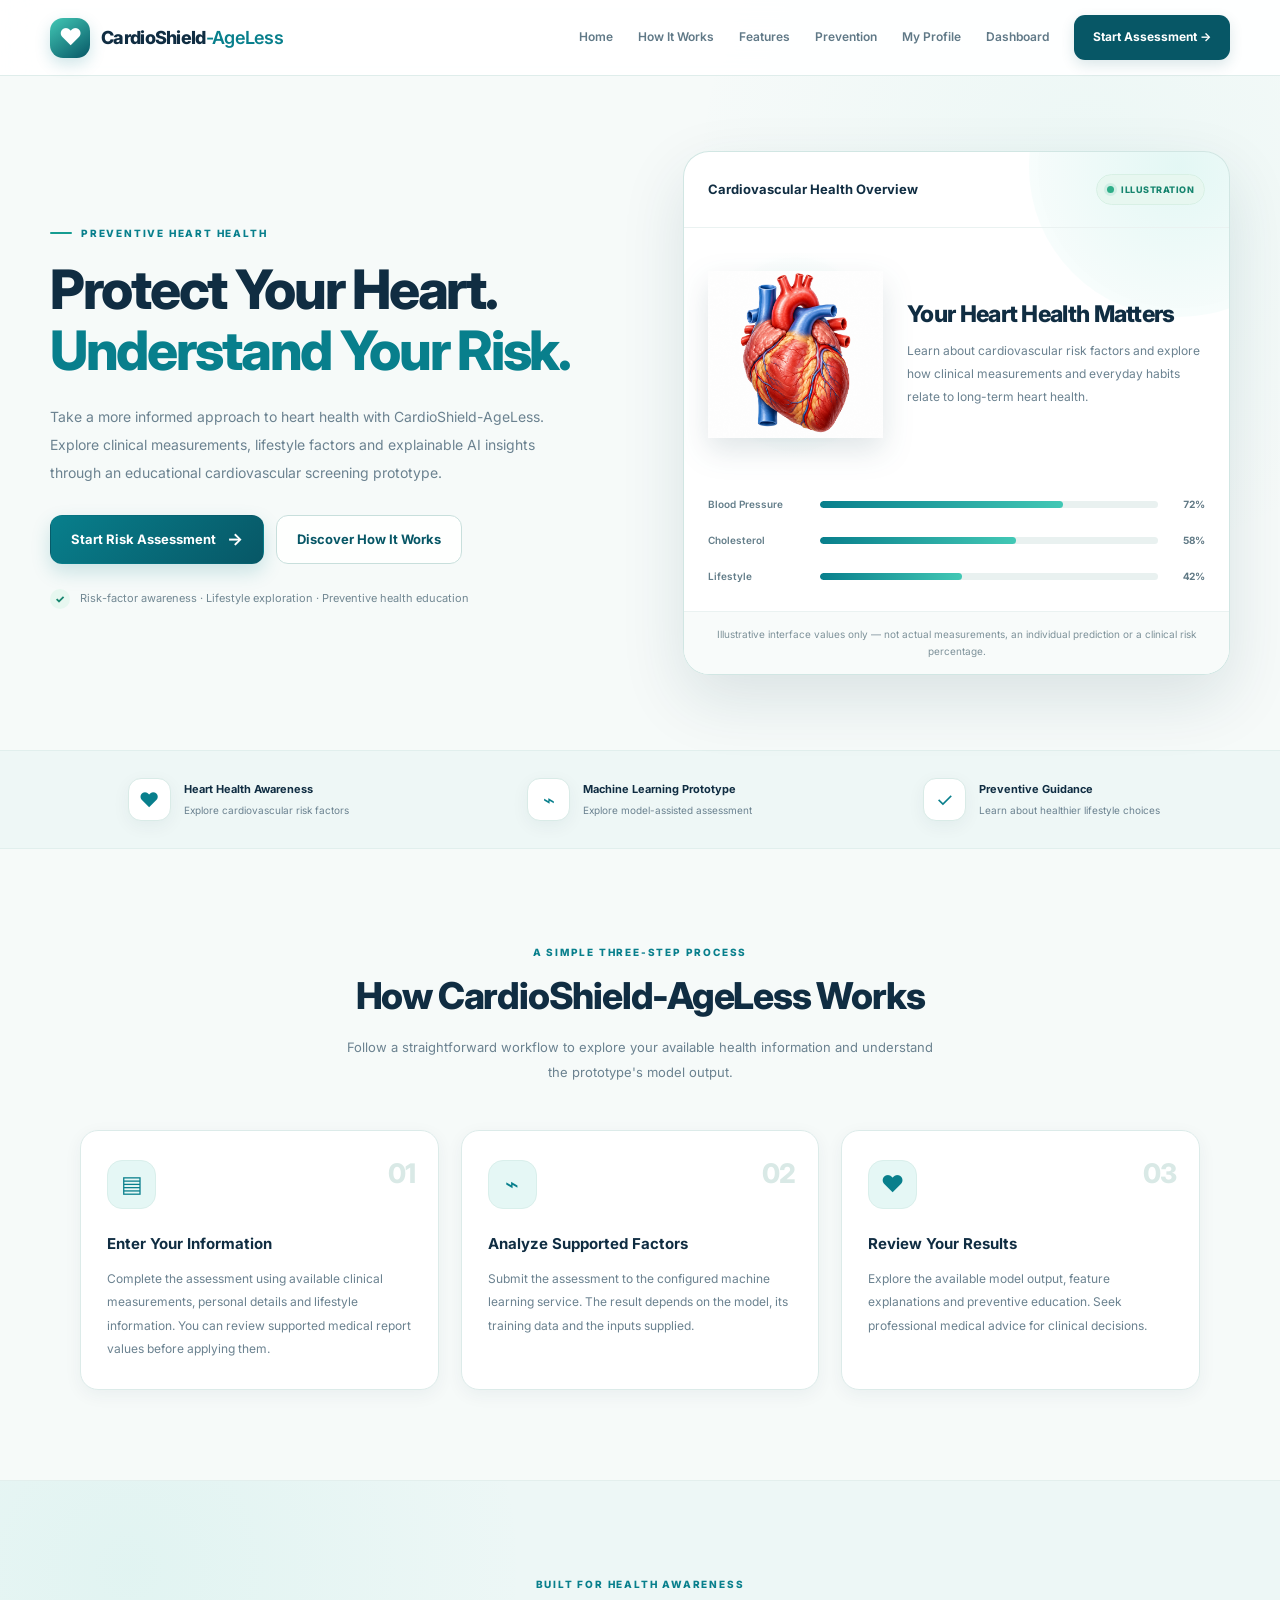
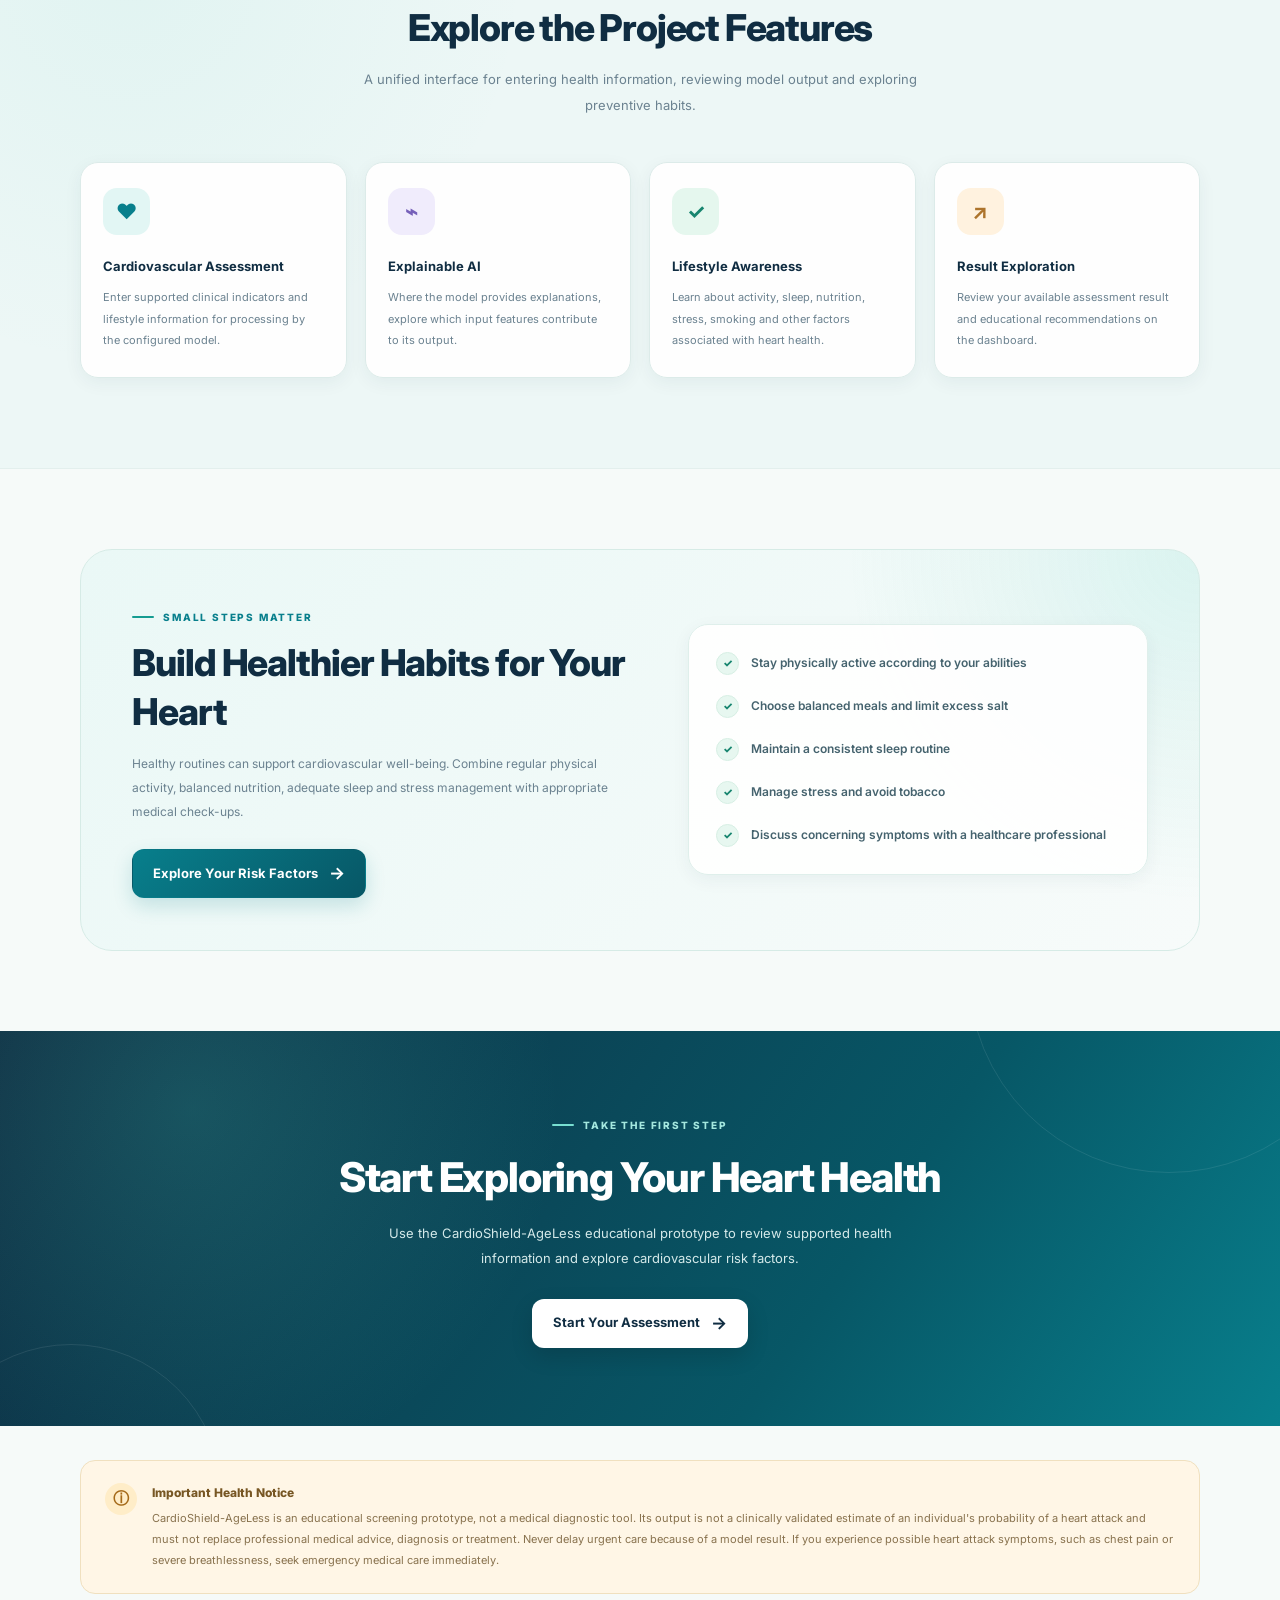
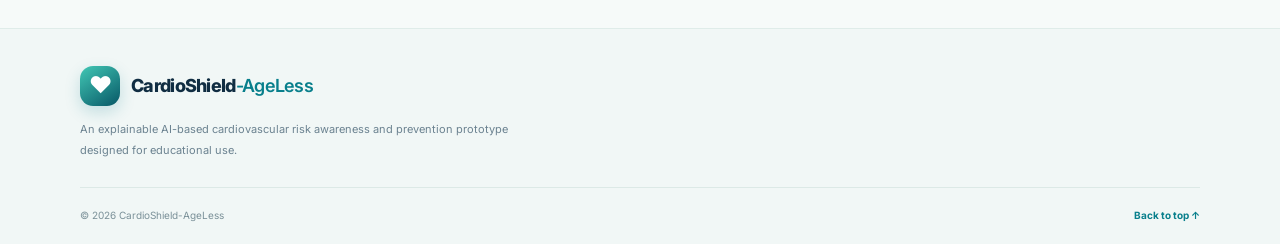
<file: index.html>
<!DOCTYPE html>
<html lang="en">
<head>
    <meta charset="UTF-8">
    <meta name="viewport" content="width=device-width, initial-scale=1.0">
    <meta name="theme-color" content="#f6faf9">

    <title>CardioShield-AgeLess | Heart Health Awareness</title>

    <meta
        name="description"
        content="Explore cardiovascular risk factors, clinical measurements, lifestyle awareness and preventive heart health guidance with the CardioShield-AgeLess educational AI prototype."
    >

    <meta name="color-scheme" content="light">

    <link rel="stylesheet" href="./styles.css">

    <link rel="preconnect" href="https://fonts.googleapis.com">
    <link rel="preconnect" href="https://fonts.gstatic.com" crossorigin>
    <link
        href="https://fonts.googleapis.com/css2?family=Inter:wght@400;500;600;700;800&display=swap"
        rel="stylesheet"
    >
</head>

<body>

    <!-- NAVIGATION -->
    <header class="navbar">
        <a href="#home" class="brand" aria-label="CardioShield-AgeLess home">
            <span class="brand-icon" aria-hidden="true">♥</span>
            <span>CardioShield<span class="brand-light">-AgeLess</span></span>
        </a>

        <button
            class="menu-toggle"
            id="menuToggle"
            type="button"
            aria-label="Toggle navigation"
            aria-controls="navLinks"
            aria-expanded="false"
        >
            <span></span>
            <span></span>
            <span></span>
        </button>

        <nav class="nav-links" id="navLinks" aria-label="Main navigation">
            <a href="#home">Home</a>
            <a href="#how-it-works">How It Works</a>
            <a href="#features">Features</a>
            <a href="#prevention">Prevention</a>
            <a href="profile.html">My Profile</a>
            <a href="dashboard.html">Dashboard</a>
            <a href="assessment.html" class="nav-button">Start Assessment →</a>
        </nav>
    </header>


    <main>

        <!-- HERO -->
        <section class="hero section-container" id="home">

            <div class="hero-content">
                <span class="eyebrow">PREVENTIVE HEART HEALTH</span>

                <h1>
                    Protect Your Heart.<br>
                    <span>Understand Your Risk.</span>
                </h1>

                <p class="hero-description">
                    Take a more informed approach to heart health with
                    CardioShield-AgeLess. Explore clinical measurements,
                    lifestyle factors and explainable AI insights through
                    an educational cardiovascular screening prototype.
                </p>

                <div class="hero-actions">
                    <a href="assessment.html" class="primary-button">
                        Start Risk Assessment <span aria-hidden="true">→</span>
                    </a>

                    <a href="#how-it-works" class="secondary-button">
                        Discover How It Works
                    </a>
                </div>

                <div class="hero-note">
                    <span class="note-icon" aria-hidden="true">✓</span>
                    <span>
                        Risk-factor awareness · Lifestyle exploration ·
                        Preventive health education
                    </span>
                </div>
            </div>


            <!-- CARDIOVASCULAR OVERVIEW -->
            <div class="risk-card">

                <div class="risk-card-header">
                    <h2>Cardiovascular Health Overview</h2>

                    <span class="demo-badge">
                        <span class="status-dot" aria-hidden="true"></span>
                        ILLUSTRATION
                    </span>
                </div>

                <div class="risk-content">

                    <div class="heart-image-wrap">
                        <img
                            src="./images/Human-heart.png"
                            alt="Anatomical illustration of the human heart"
                            class="heart-image"
                            id="heartImage"
                            loading="eager"
                            decoding="async"
                        >

                        <div class="image-error" id="imageError" hidden>
                            Heart illustration could not be loaded.
                            Please check images/Human-heart.png.
                        </div>
                    </div>

                    <div class="risk-description">
                        <h3>Your Heart Health Matters</h3>

                        <p>
                            Learn about cardiovascular risk factors and
                            explore how clinical measurements and everyday
                            habits relate to long-term heart health.
                        </p>
                    </div>

                </div>

                <!-- Illustrative bars only; not medical risk scores -->
                <div class="risk-bars">

                    <div class="risk-bar-row">
                        <span class="risk-label">Blood Pressure</span>

                        <div
                            class="progress-track"
                            role="img"
                            aria-label="Illustrative blood pressure indicator, 72 percent"
                        >
                            <div class="progress-fill" style="width: 72%"></div>
                        </div>

                        <span class="risk-value">72%</span>
                    </div>

                    <div class="risk-bar-row">
                        <span class="risk-label">Cholesterol</span>

                        <div
                            class="progress-track"
                            role="img"
                            aria-label="Illustrative cholesterol indicator, 58 percent"
                        >
                            <div class="progress-fill" style="width: 58%"></div>
                        </div>

                        <span class="risk-value">58%</span>
                    </div>

                    <div class="risk-bar-row">
                        <span class="risk-label">Lifestyle</span>

                        <div
                            class="progress-track"
                            role="img"
                            aria-label="Illustrative lifestyle indicator, 42 percent"
                        >
                            <div class="progress-fill" style="width: 42%"></div>
                        </div>

                        <span class="risk-value">42%</span>
                    </div>

                </div>

                <div class="risk-card-footer">
                    Illustrative interface values only — not actual measurements,
                    an individual prediction or a clinical risk percentage.
                </div>

            </div>
        </section>


        <!-- TRUST AND VALUE STRIP -->
        <section class="trust-strip" aria-label="Project highlights">

            <div class="trust-item">
                <span class="trust-icon" aria-hidden="true">♥</span>
                <div>
                    <strong>Heart Health Awareness</strong>
                    <span>Explore cardiovascular risk factors</span>
                </div>
            </div>

            <div class="trust-item">
                <span class="trust-icon" aria-hidden="true">⌁</span>
                <div>
                    <strong>Machine Learning Prototype</strong>
                    <span>Explore model-assisted assessment</span>
                </div>
            </div>

            <div class="trust-item">
                <span class="trust-icon" aria-hidden="true">✓</span>
                <div>
                    <strong>Preventive Guidance</strong>
                    <span>Learn about healthier lifestyle choices</span>
                </div>
            </div>

        </section>


        <!-- HOW IT WORKS -->
        <section class="content-section" id="how-it-works">

            <div class="section-heading">
                <span class="eyebrow">A SIMPLE THREE-STEP PROCESS</span>

                <h2>How CardioShield-AgeLess Works</h2>

                <p>
                    Follow a straightforward workflow to explore your
                    available health information and understand the
                    prototype's model output.
                </p>
            </div>

            <div class="steps-grid">

                <article class="info-card">
                    <span class="step-number" aria-hidden="true">01</span>

                    <div class="card-icon" aria-hidden="true">▤</div>

                    <h3>Enter Your Information</h3>

                    <p>
                        Complete the assessment using available clinical
                        measurements, personal details and lifestyle
                        information. You can review supported medical
                        report values before applying them.
                    </p>
                </article>

                <article class="info-card">
                    <span class="step-number" aria-hidden="true">02</span>

                    <div class="card-icon" aria-hidden="true">⌁</div>

                    <h3>Analyze Supported Factors</h3>

                    <p>
                        Submit the assessment to the configured machine
                        learning service. The result depends on the
                        model, its training data and the inputs supplied.
                    </p>
                </article>

                <article class="info-card">
                    <span class="step-number" aria-hidden="true">03</span>

                    <div class="card-icon" aria-hidden="true">♥</div>

                    <h3>Review Your Results</h3>

                    <p>
                        Explore the available model output, feature
                        explanations and preventive education. Seek
                        professional medical advice for clinical decisions.
                    </p>
                </article>

            </div>

        </section>


        <!-- FEATURES -->
        <section class="content-section features-section" id="features">

            <div class="section-heading">
                <span class="eyebrow">BUILT FOR HEALTH AWARENESS</span>

                <h2>Explore the Project Features</h2>

                <p>
                    A unified interface for entering health information,
                    reviewing model output and exploring preventive habits.
                </p>
            </div>

            <div class="features-grid">

                <article class="feature-card">
                    <div class="feature-icon blue" aria-hidden="true">♥</div>

                    <h3>Cardiovascular Assessment</h3>

                    <p>
                        Enter supported clinical indicators and lifestyle
                        information for processing by the configured model.
                    </p>
                </article>

                <article class="feature-card">
                    <div class="feature-icon purple" aria-hidden="true">⌁</div>

                    <h3>Explainable AI</h3>

                    <p>
                        Where the model provides explanations, explore
                        which input features contribute to its output.
                    </p>
                </article>

                <article class="feature-card">
                    <div class="feature-icon green" aria-hidden="true">✓</div>

                    <h3>Lifestyle Awareness</h3>

                    <p>
                        Learn about activity, sleep, nutrition, stress,
                        smoking and other factors associated with heart health.
                    </p>
                </article>

                <article class="feature-card">
                    <div class="feature-icon orange" aria-hidden="true">↗</div>

                    <h3>Result Exploration</h3>

                    <p>
                        Review your available assessment result and
                        educational recommendations on the dashboard.
                    </p>
                </article>

            </div>

        </section>


        <!-- PREVENTION -->
        <section class="prevention-section" id="prevention">

            <div class="prevention-content">
                <span class="eyebrow">SMALL STEPS MATTER</span>

                <h2>Build Healthier Habits for Your Heart</h2>

                <p>
                    Healthy routines can support cardiovascular well-being.
                    Combine regular physical activity, balanced nutrition,
                    adequate sleep and stress management with appropriate
                    medical check-ups.
                </p>

                <a href="assessment.html" class="primary-button">
                    Explore Your Risk Factors <span aria-hidden="true">→</span>
                </a>
            </div>

            <div class="habit-list" aria-label="Heart health habits">

                <div class="habit-item">
                    <span class="habit-check" aria-hidden="true">✓</span>
                    <span>Stay physically active according to your abilities</span>
                </div>

                <div class="habit-item">
                    <span class="habit-check" aria-hidden="true">✓</span>
                    <span>Choose balanced meals and limit excess salt</span>
                </div>

                <div class="habit-item">
                    <span class="habit-check" aria-hidden="true">✓</span>
                    <span>Maintain a consistent sleep routine</span>
                </div>

                <div class="habit-item">
                    <span class="habit-check" aria-hidden="true">✓</span>
                    <span>Manage stress and avoid tobacco</span>
                </div>

                <div class="habit-item">
                    <span class="habit-check" aria-hidden="true">✓</span>
                    <span>Discuss concerning symptoms with a healthcare professional</span>
                </div>

            </div>

        </section>


        <!-- CALL TO ACTION -->
        <section class="cta-section">

            <div class="cta-content">
                <span class="eyebrow">TAKE THE FIRST STEP</span>

                <h2>Start Exploring Your Heart Health</h2>

                <p>
                    Use the CardioShield-AgeLess educational prototype
                    to review supported health information and explore
                    cardiovascular risk factors.
                </p>

                <a href="assessment.html" class="primary-button">
                    Start Your Assessment <span aria-hidden="true">→</span>
                </a>
            </div>

        </section>


        <!-- MEDICAL NOTICE -->
        <section class="medical-notice" aria-labelledby="medicalNoticeTitle">

            <div class="medical-notice-icon" aria-hidden="true">ⓘ</div>

            <div>
                <h2 id="medicalNoticeTitle">Important Health Notice</h2>

                <p>
                    CardioShield-AgeLess is an educational screening
                    prototype, not a medical diagnostic tool. Its output
                    is not a clinically validated estimate of an individual's
                    probability of a heart attack and must not replace
                    professional medical advice, diagnosis or treatment.
                    Never delay urgent care because of a model result.
                    If you experience possible heart attack symptoms,
                    such as chest pain or severe breathlessness, seek
                    emergency medical care immediately.
                </p>
            </div>

        </section>

    </main>


    <!-- FOOTER -->
    <footer class="footer">

        <div class="footer-main">

            <a href="#home" class="brand footer-brand">
                <span class="brand-icon" aria-hidden="true">♥</span>
                <span>CardioShield<span class="brand-light">-AgeLess</span></span>
            </a>

            <p>
                An explainable AI-based cardiovascular risk awareness
                and prevention prototype designed for educational use.
            </p>

        </div>

        <div class="footer-bottom">
            <span>
                © <span id="currentYear"></span> CardioShield-AgeLess
            </span>

            <a href="#home">Back to top ↑</a>
        </div>

    </footer>


    <!-- HOMEPAGE INTERACTIONS -->
    <script src="./script.js" defer></script>

</body>
</html>
</file>
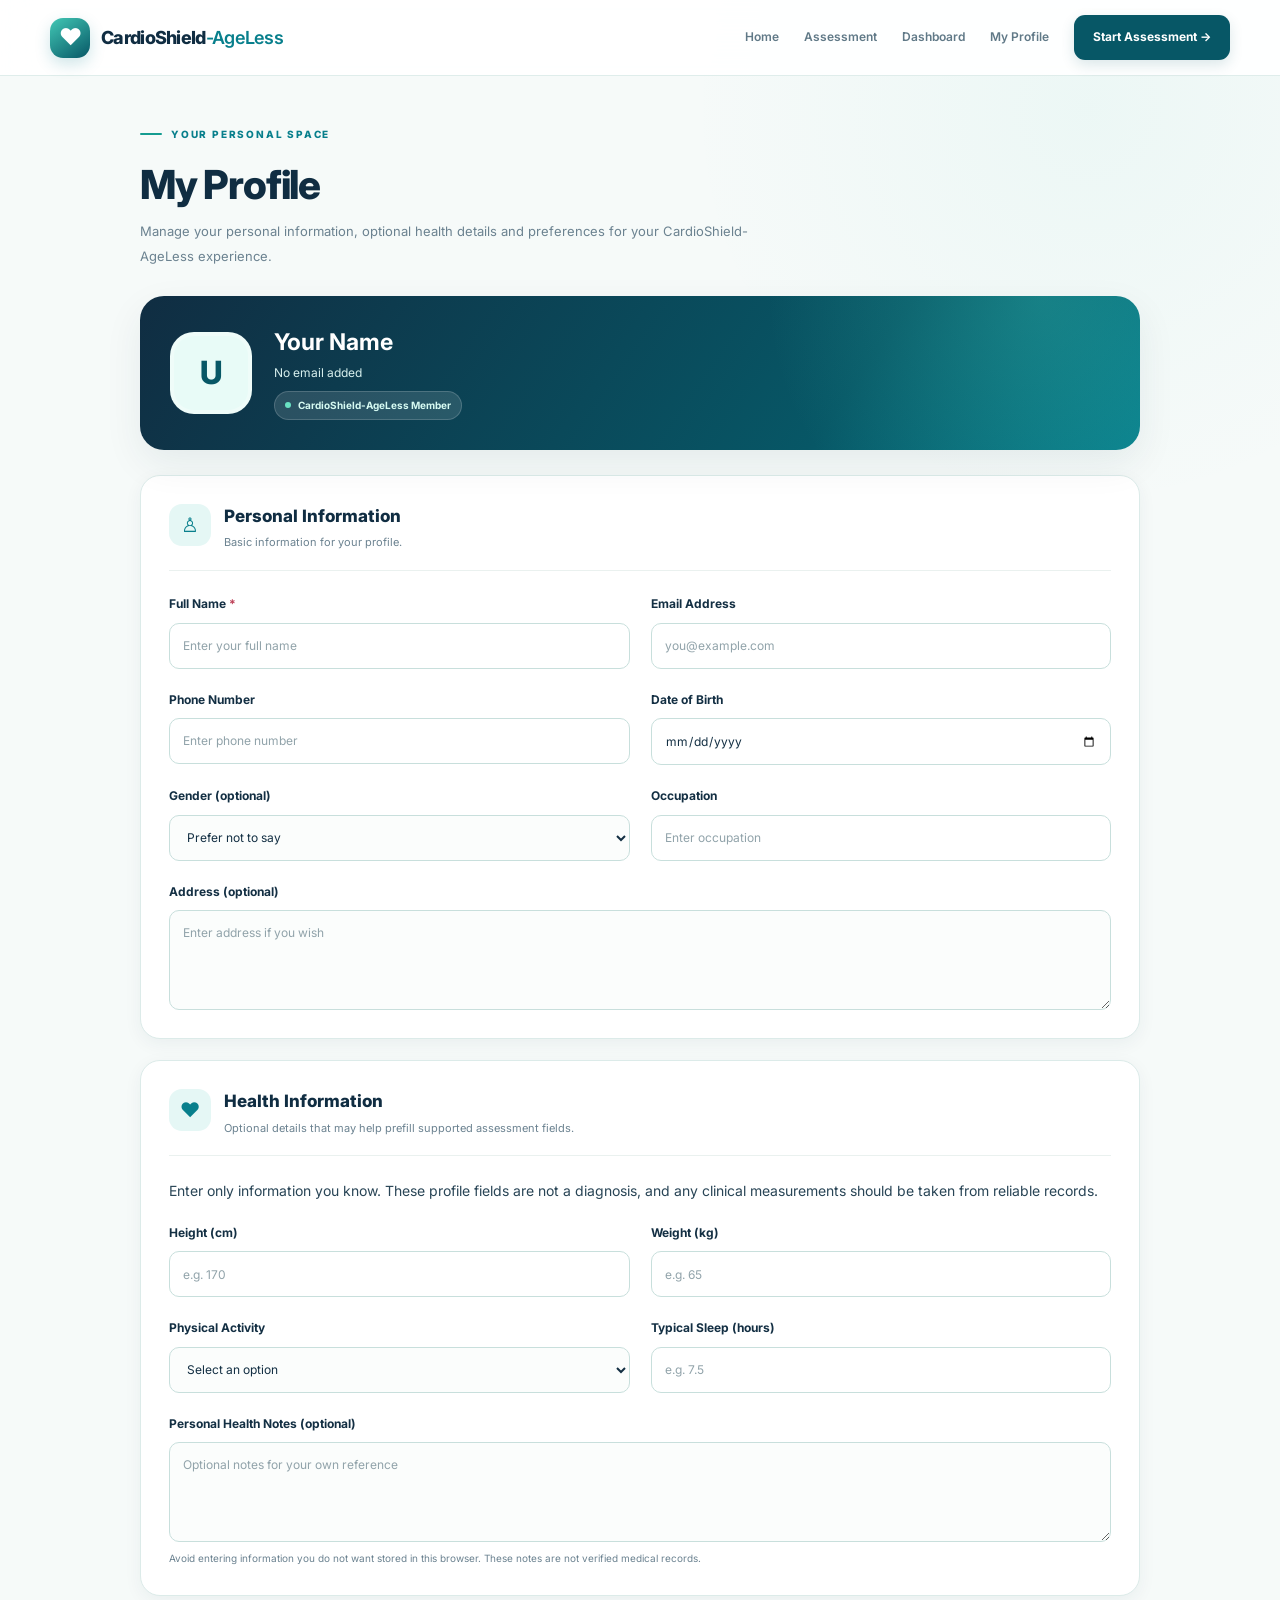
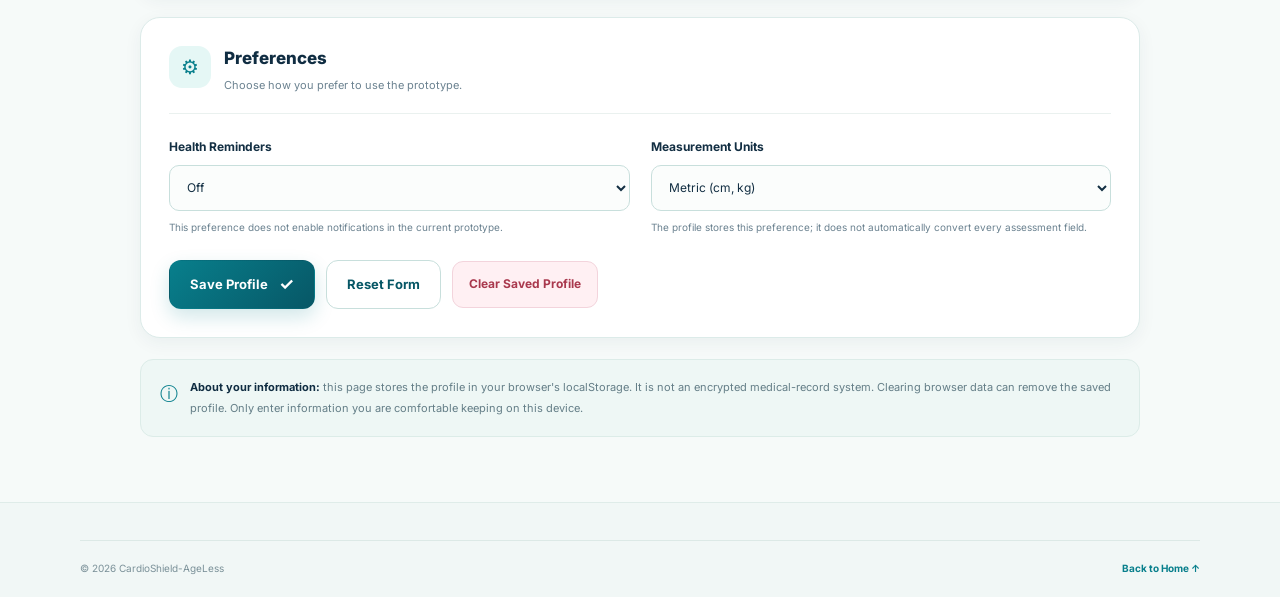
<file: profile.html>
<!DOCTYPE html>
<html lang="en">
<head>
    <meta charset="UTF-8">
    <meta name="viewport" content="width=device-width, initial-scale=1.0">
    <meta name="theme-color" content="#f6faf9">

    <title>My Profile | CardioShield-AgeLess</title>

    <link rel="stylesheet" href="./styles.css">

    <link rel="preconnect" href="https://fonts.googleapis.com">
    <link rel="preconnect" href="https://fonts.gstatic.com" crossorigin>
    <link
        href="https://fonts.googleapis.com/css2?family=Inter:wght@400;500;600;700;800&display=swap"
        rel="stylesheet"
    >

    <style>
        .profile-page {
            width: min(1000px, calc(100% - 40px));
            margin: 42px auto 65px;
        }

        .profile-intro {
            margin-bottom: 28px;
        }

        .profile-intro h1 {
            margin-bottom: 9px;
            color: var(--navy);
            font-size: clamp(30px, 4vw, 40px);
            font-weight: 800;
            letter-spacing: -1.2px;
            line-height: 1.25;
        }

        .profile-intro p {
            max-width: 650px;
            color: var(--muted);
            font-size: 13px;
            line-height: 1.9;
        }

        .profile-banner {
            position: relative;
            overflow: hidden;
            margin-bottom: 25px;
            padding: 30px;

            display: flex;
            align-items: center;
            gap: 22px;

            color: white;
            background:
                radial-gradient(
                    circle at 90% 0%,
                    rgba(66, 200, 181, .27),
                    transparent 17rem
                ),
                linear-gradient(125deg, #102d42, #075766 70%, #087f8c);

            border-radius: 24px;
            box-shadow: var(--shadow);
        }

        .profile-avatar {
            width: 82px;
            height: 82px;
            flex: 0 0 82px;

            display: flex;
            align-items: center;
            justify-content: center;

            color: var(--primary-dark);
            background: #e8fbf7;
            border: 4px solid rgba(255, 255, 255, .28);
            border-radius: 24px;

            font-size: 32px;
            font-weight: 800;
            text-transform: uppercase;
        }

        .profile-banner h2 {
            margin-bottom: 4px;
            color: #ffffff;
            font-size: 23px;
            line-height: 1.4;
            overflow-wrap: anywhere;
        }

        .profile-banner .profile-email {
            margin-bottom: 8px;
            color: #d8f0ee;
            font-size: 12px;
            overflow-wrap: anywhere;
        }

        .member-label {
            display: inline-flex;
            align-items: center;
            gap: 7px;
            padding: 5px 10px;

            color: #d6faf2;
            background: rgba(255, 255, 255, .12);
            border: 1px solid rgba(255, 255, 255, .17);
            border-radius: 30px;

            font-size: 10px;
            font-weight: 700;
        }

        .member-label span {
            width: 6px;
            height: 6px;
            background: #69e1c2;
            border-radius: 50%;
        }

        .profile-message {
            display: none;
            margin-bottom: 22px;
            padding: 15px 17px;

            color: #176a55;
            background: #e7f7f0;
            border: 1px solid #ccebdc;
            border-radius: 12px;

            font-size: 12px;
            line-height: 1.7;
        }

        .profile-message.error {
            color: #a82f49;
            background: #fff0f3;
            border-color: #f4d0d9;
        }

        .profile-card {
            margin-bottom: 21px;
            padding: 28px;

            background: var(--surface);
            border: 1px solid var(--border);
            border-radius: 20px;
            box-shadow: var(--shadow-sm);
        }

        .profile-card-heading {
            margin-bottom: 23px;
            padding-bottom: 17px;

            display: flex;
            align-items: flex-start;
            gap: 13px;

            border-bottom: 1px solid #eaf1ef;
        }

        .profile-card-icon {
            width: 42px;
            height: 42px;
            flex: 0 0 42px;

            display: flex;
            align-items: center;
            justify-content: center;

            color: var(--primary);
            background: var(--primary-light);
            border-radius: 13px;

            font-size: 20px;
        }

        .profile-card-heading h2 {
            margin-bottom: 4px;
            color: var(--navy);
            font-size: 17px;
            font-weight: 800;
            line-height: 1.5;
        }

        .profile-card-heading p {
            color: var(--muted);
            font-size: 11px;
            line-height: 1.8;
        }

        .profile-grid {
            display: grid;
            grid-template-columns: repeat(2, minmax(0, 1fr));
            gap: 21px;
        }

        .profile-field {
            min-width: 0;
            display: flex;
            flex-direction: column;
            gap: 8px;
        }

        .profile-field.full {
            grid-column: 1 / -1;
        }

        .profile-field label {
            color: var(--text-dark);
            font-size: 12px;
            font-weight: 700;
        }

        .profile-field input,
        .profile-field select,
        .profile-field textarea {
            width: 100%;
            min-height: 46px;
            padding: 12px 13px;

            color: var(--text-dark);
            background: #fbfdfc;
            border: 1px solid var(--border-strong);
            border-radius: 10px;

            font-size: 12px;
            line-height: 1.6;

            transition:
                border-color 180ms ease,
                box-shadow 180ms ease,
                background 180ms ease;
        }

        .profile-field input:focus,
        .profile-field select:focus,
        .profile-field textarea:focus {
            outline: none;
            background: #ffffff;
            border-color: var(--primary);
            box-shadow: 0 0 0 3px rgba(8, 127, 140, .1);
        }

        .profile-field textarea {
            min-height: 100px;
            resize: vertical;
        }

        .profile-field input::placeholder,
        .profile-field textarea::placeholder {
            color: #91a3aa;
        }

        .profile-field .field-hint {
            color: var(--muted);
            font-size: 10px;
            line-height: 1.7;
        }

        .required-mark {
            color: var(--danger);
        }

        .profile-actions {
            display: flex;
            align-items: center;
            flex-wrap: wrap;
            gap: 11px;
            margin-top: 24px;
        }

        .profile-actions button {
            font-family: inherit;
        }

        .profile-clear-button {
            min-height: 46px;
            padding: 12px 16px;

            color: #a9384d;
            background: var(--danger-soft);
            border: 1px solid #f3d4dc;
            border-radius: 11px;

            font-size: 12px;
            font-weight: 700;
            cursor: pointer;

            transition: background 180ms ease;
        }

        .profile-clear-button:hover {
            background: #ffe3e9;
        }

        .profile-privacy-note {
            margin-top: 20px;
            padding: 17px 19px;

            display: flex;
            align-items: flex-start;
            gap: 12px;

            color: #647e87;
            background: #eef7f5;
            border: 1px solid #dcece8;
            border-radius: 13px;

            font-size: 11px;
            line-height: 1.9;
        }

        .profile-privacy-note strong {
            color: var(--navy);
        }

        .profile-privacy-icon {
            color: var(--primary);
            font-size: 18px;
        }

        @media (max-width: 760px) {
            .profile-page {
                margin-top: 30px;
            }

            .profile-banner {
                padding: 24px;
            }

            .profile-card {
                padding: 23px;
            }
        }

        @media (max-width: 520px) {
            .profile-page {
                width: calc(100% - 30px);
                margin-top: 25px;
            }

            .profile-banner {
                padding: 20px;
                align-items: flex-start;
                gap: 15px;
                border-radius: 19px;
            }

            .profile-avatar {
                width: 58px;
                height: 58px;
                flex-basis: 58px;
                border-radius: 17px;
                font-size: 24px;
            }

            .profile-banner h2 {
                font-size: 19px;
            }

            .profile-card {
                padding: 19px;
                border-radius: 16px;
            }

            .profile-grid {
                grid-template-columns: minmax(0, 1fr);
                gap: 17px;
            }

            .profile-field.full {
                grid-column: auto;
            }

            .profile-actions {
                align-items: stretch;
                flex-direction: column;
            }

            .profile-actions button,
            .profile-actions a {
                width: 100%;
            }

            .profile-privacy-note {
                padding: 14px;
            }
        }
    </style>
</head>

<body>

    <!-- NAVIGATION -->
    <header class="navbar">
        <a href="index.html#home" class="brand">
            <span class="brand-icon" aria-hidden="true">♥</span>
            <span>CardioShield<span class="brand-light">-AgeLess</span></span>
        </a>

        <button
            class="menu-toggle"
            id="menuToggle"
            type="button"
            aria-label="Toggle navigation"
            aria-controls="navLinks"
            aria-expanded="false"
        >
            <span></span>
            <span></span>
            <span></span>
        </button>

        <nav class="nav-links" id="navLinks" aria-label="Main navigation">
            <a href="index.html">Home</a>
            <a href="assessment.html">Assessment</a>
            <a href="dashboard.html">Dashboard</a>
            <a href="profile.html" aria-current="page">My Profile</a>
            <a href="assessment.html" class="nav-button">Start Assessment →</a>
        </nav>
    </header>


    <main class="profile-page">

        <header class="profile-intro">
            <span class="eyebrow">YOUR PERSONAL SPACE</span>
            <h1>My Profile</h1>
            <p>
                Manage your personal information, optional health details
                and preferences for your CardioShield-AgeLess experience.
            </p>
        </header>


        <!-- PROFILE SUMMARY -->
        <section class="profile-banner" aria-label="Profile summary">
            <div class="profile-avatar" id="avatar" aria-hidden="true">U</div>

            <div>
                <h2 id="displayName">Your Name</h2>
                <p class="profile-email" id="displayEmail">No email added</p>

                <span class="member-label">
                    <span aria-hidden="true"></span>
                    CardioShield-AgeLess Member
                </span>
            </div>
        </section>


        <div
            class="profile-message"
            id="successMessage"
            role="status"
            aria-live="polite"
        ></div>


        <form id="profileForm">

            <!-- PERSONAL INFORMATION -->
            <section class="profile-card">
                <div class="profile-card-heading">
                    <div class="profile-card-icon" aria-hidden="true">♙</div>
                    <div>
                        <h2>Personal Information</h2>
                        <p>Basic information for your profile.</p>
                    </div>
                </div>

                <div class="profile-grid">

                    <div class="profile-field">
                        <label for="fullName">
                            Full Name <span class="required-mark">*</span>
                        </label>
                        <input
                            id="fullName"
                            name="fullName"
                            type="text"
                            maxlength="100"
                            autocomplete="name"
                            placeholder="Enter your full name"
                            required
                        >
                    </div>

                    <div class="profile-field">
                        <label for="email">Email Address</label>
                        <input
                            id="email"
                            name="email"
                            type="email"
                            maxlength="150"
                            autocomplete="email"
                            placeholder="you@example.com"
                        >
                    </div>

                    <div class="profile-field">
                        <label for="phone">Phone Number</label>
                        <input
                            id="phone"
                            name="phone"
                            type="tel"
                            maxlength="20"
                            autocomplete="tel"
                            placeholder="Enter phone number"
                        >
                    </div>

                    <div class="profile-field">
                        <label for="dateOfBirth">Date of Birth</label>
                        <input
                            id="dateOfBirth"
                            name="dateOfBirth"
                            type="date"
                            autocomplete="bday"
                        >
                    </div>

                    <div class="profile-field">
                        <label for="gender">Gender (optional)</label>
                        <select id="gender" name="gender">
                            <option value="">Prefer not to say</option>
                            <option value="Female">Female</option>
                            <option value="Male">Male</option>
                            <option value="Other">Other</option>
                        </select>
                    </div>

                    <div class="profile-field">
                        <label for="occupation">Occupation</label>
                        <input
                            id="occupation"
                            name="occupation"
                            type="text"
                            maxlength="100"
                            placeholder="Enter occupation"
                        >
                    </div>

                    <div class="profile-field full">
                        <label for="address">Address (optional)</label>
                        <textarea
                            id="address"
                            name="address"
                            maxlength="500"
                            autocomplete="street-address"
                            placeholder="Enter address if you wish"
                        ></textarea>
                    </div>

                </div>
            </section>


            <!-- HEALTH INFORMATION -->
            <section class="profile-card">
                <div class="profile-card-heading">
                    <div class="profile-card-icon" aria-hidden="true">♥</div>
                    <div>
                        <h2>Health Information</h2>
                        <p>Optional details that may help prefill supported assessment fields.</p>
                    </div>
                </div>

                <p class="field-hint" style="margin-bottom: 20px;">
                    Enter only information you know. These profile fields
                    are not a diagnosis, and any clinical measurements
                    should be taken from reliable records.
                </p>

                <div class="profile-grid">

                    <div class="profile-field">
                        <label for="height">Height (cm)</label>
                        <input
                            id="height"
                            name="height"
                            type="number"
                            min="50"
                            max="250"
                            step="0.1"
                            placeholder="e.g. 170"
                        >
                    </div>

                    <div class="profile-field">
                        <label for="weight">Weight (kg)</label>
                        <input
                            id="weight"
                            name="weight"
                            type="number"
                            min="2"
                            max="500"
                            step="0.1"
                            placeholder="e.g. 65"
                        >
                    </div>

                    <div class="profile-field">
                        <label for="activity">Physical Activity</label>
                        <select id="activity" name="activity">
                            <option value="">Select an option</option>
                            <option value="Low">Low</option>
                            <option value="Moderate">Moderate</option>
                            <option value="High">High</option>
                        </select>
                    </div>

                    <div class="profile-field">
                        <label for="sleep">Typical Sleep (hours)</label>
                        <input
                            id="sleep"
                            name="sleep"
                            type="number"
                            min="0"
                            max="24"
                            step="0.5"
                            placeholder="e.g. 7.5"
                        >
                    </div>

                    <div class="profile-field full">
                        <label for="healthNotes">Personal Health Notes (optional)</label>
                        <textarea
                            id="healthNotes"
                            name="healthNotes"
                            maxlength="1000"
                            placeholder="Optional notes for your own reference"
                        ></textarea>
                        <p class="field-hint">
                            Avoid entering information you do not want stored
                            in this browser. These notes are not verified
                            medical records.
                        </p>
                    </div>

                </div>
            </section>


            <!-- PREFERENCES -->
            <section class="profile-card">
                <div class="profile-card-heading">
                    <div class="profile-card-icon" aria-hidden="true">⚙</div>
                    <div>
                        <h2>Preferences</h2>
                        <p>Choose how you prefer to use the prototype.</p>
                    </div>
                </div>

                <div class="profile-grid">

                    <div class="profile-field">
                        <label for="reminders">Health Reminders</label>
                        <select id="reminders" name="reminders">
                            <option value="Off">Off</option>
                            <option value="On">On</option>
                        </select>
                        <p class="field-hint">
                            This preference does not enable notifications
                            in the current prototype.
                        </p>
                    </div>

                    <div class="profile-field">
                        <label for="units">Measurement Units</label>
                        <select id="units" name="units">
                            <option value="Metric">Metric (cm, kg)</option>
                            <option value="Imperial">Imperial (ft/in, lb)</option>
                        </select>
                        <p class="field-hint">
                            The profile stores this preference; it does
                            not automatically convert every assessment field.
                        </p>
                    </div>

                </div>

                <div class="profile-actions">
                    <button class="primary-button" type="submit">
                        Save Profile <span aria-hidden="true">✓</span>
                    </button>

                    <button class="secondary-button" type="reset">
                        Reset Form
                    </button>

                    <button
                        class="profile-clear-button"
                        type="button"
                        id="deleteProfile"
                    >
                        Clear Saved Profile
                    </button>
                </div>
            </section>

        </form>


        <aside class="profile-privacy-note">
            <span class="profile-privacy-icon" aria-hidden="true">ⓘ</span>
            <p>
                <strong>About your information:</strong>
                this page stores the profile in your browser's localStorage.
                It is not an encrypted medical-record system. Clearing
                browser data can remove the saved profile. Only enter
                information you are comfortable keeping on this device.
            </p>
        </aside>

    </main>


    <footer class="footer">
        <div class="footer-bottom">
            <span>
                © <span id="currentYear"></span> CardioShield-AgeLess
            </span>
            <a href="index.html">Back to Home ↑</a>
        </div>
    </footer>


    <script>
        "use strict";

        const STORAGE_KEY = "cardioshieldUserProfile";

        const form = document.getElementById("profileForm");
        const successMessage = document.getElementById("successMessage");

        const fieldNames = [
            "fullName",
            "email",
            "phone",
            "dateOfBirth",
            "gender",
            "occupation",
            "address",
            "height",
            "weight",
            "activity",
            "sleep",
            "healthNotes",
            "reminders",
            "units"
        ];

        function getProfile() {
            try {
                const saved = localStorage.getItem(STORAGE_KEY);
                return saved ? JSON.parse(saved) || {} : {};
            } catch (error) {
                return {};
            }
        }

        function updateHeader() {
            const name = document.getElementById("fullName").value.trim();
            const email = document.getElementById("email").value.trim();

            document.getElementById("displayName").textContent =
                name || "Your Name";

            document.getElementById("displayEmail").textContent =
                email || "No email added";

            document.getElementById("avatar").textContent =
                name ? name.charAt(0).toUpperCase() : "U";
        }

        function showMessage(message, isError) {
            successMessage.textContent = message;
            successMessage.classList.toggle("error", Boolean(isError));
            successMessage.style.display = "block";
        }

        function hideMessage() {
            successMessage.style.display = "none";
            successMessage.classList.remove("error");
        }

        function loadProfile() {
            const profile = getProfile();

            fieldNames.forEach(function (fieldName) {
                const field = document.getElementById(fieldName);

                if (field && profile[fieldName] !== undefined &&
                    profile[fieldName] !== null) {
                    field.value = String(profile[fieldName]);
                }
            });

            updateHeader();
        }

        function collectProfile() {
            const profile = {};

            fieldNames.forEach(function (fieldName) {
                const field = document.getElementById(fieldName);
                profile[fieldName] = field ? field.value.trim() : "";
            });

            return profile;
        }

        form.addEventListener("submit", function (event) {
            event.preventDefault();

            if (!form.reportValidity()) {
                return;
            }

            const profile = collectProfile();

            try {
                localStorage.setItem(STORAGE_KEY, JSON.stringify(profile));

                updateHeader();
                showMessage("Your profile has been saved successfully.", false);

                successMessage.scrollIntoView({
                    behavior: window.matchMedia(
                        "(prefers-reduced-motion: reduce)"
                    ).matches ? "auto" : "smooth",
                    block: "nearest"
                });
            } catch (error) {
                showMessage(
                    "The profile could not be saved. Check your browser's storage settings.",
                    true
                );
            }
        });

        form.addEventListener("input", function () {
            hideMessage();
            updateHeader();
        });

        form.addEventListener("change", function () {
            hideMessage();
            updateHeader();
        });

        form.addEventListener("reset", function () {
            window.setTimeout(function () {
                updateHeader();
                hideMessage();
            }, 0);
        });

        document.getElementById("deleteProfile").addEventListener(
            "click",
            function () {
                const confirmed = window.confirm(
                    "Clear the saved CardioShield-AgeLess profile from this browser? This will not delete assessment results."
                );

                if (!confirmed) {
                    return;
                }

                try {
                    localStorage.removeItem(STORAGE_KEY);
                    form.reset();
                    loadProfile();

                    showMessage("The saved profile has been cleared.", false);
                } catch (error) {
                    showMessage(
                        "The saved profile could not be cleared. Check your browser storage settings.",
                        true
                    );
                }
            }
        );

        // Mobile navigation
        const menuToggle = document.getElementById("menuToggle");
        const navLinks = document.getElementById("navLinks");

        if (menuToggle && navLinks) {
            menuToggle.addEventListener("click", function () {
                const isOpen = navLinks.classList.toggle("nav-open");
                menuToggle.setAttribute("aria-expanded", String(isOpen));
            });

            navLinks.querySelectorAll("a").forEach(function (link) {
                link.addEventListener("click", function () {
                    navLinks.classList.remove("nav-open");
                    menuToggle.setAttribute("aria-expanded", "false");
                });
            });

            document.addEventListener("keydown", function (event) {
                if (event.key === "Escape") {
                    navLinks.classList.remove("nav-open");
                    menuToggle.setAttribute("aria-expanded", "false");
                }
            });

            window.addEventListener("resize", function () {
                if (window.innerWidth > 760) {
                    navLinks.classList.remove("nav-open");
                    menuToggle.setAttribute("aria-expanded", "false");
                }
            });
        }

        document.getElementById("currentYear").textContent =
            new Date().getFullYear();

        loadProfile();
    </script>

</body>
</html>
</file>
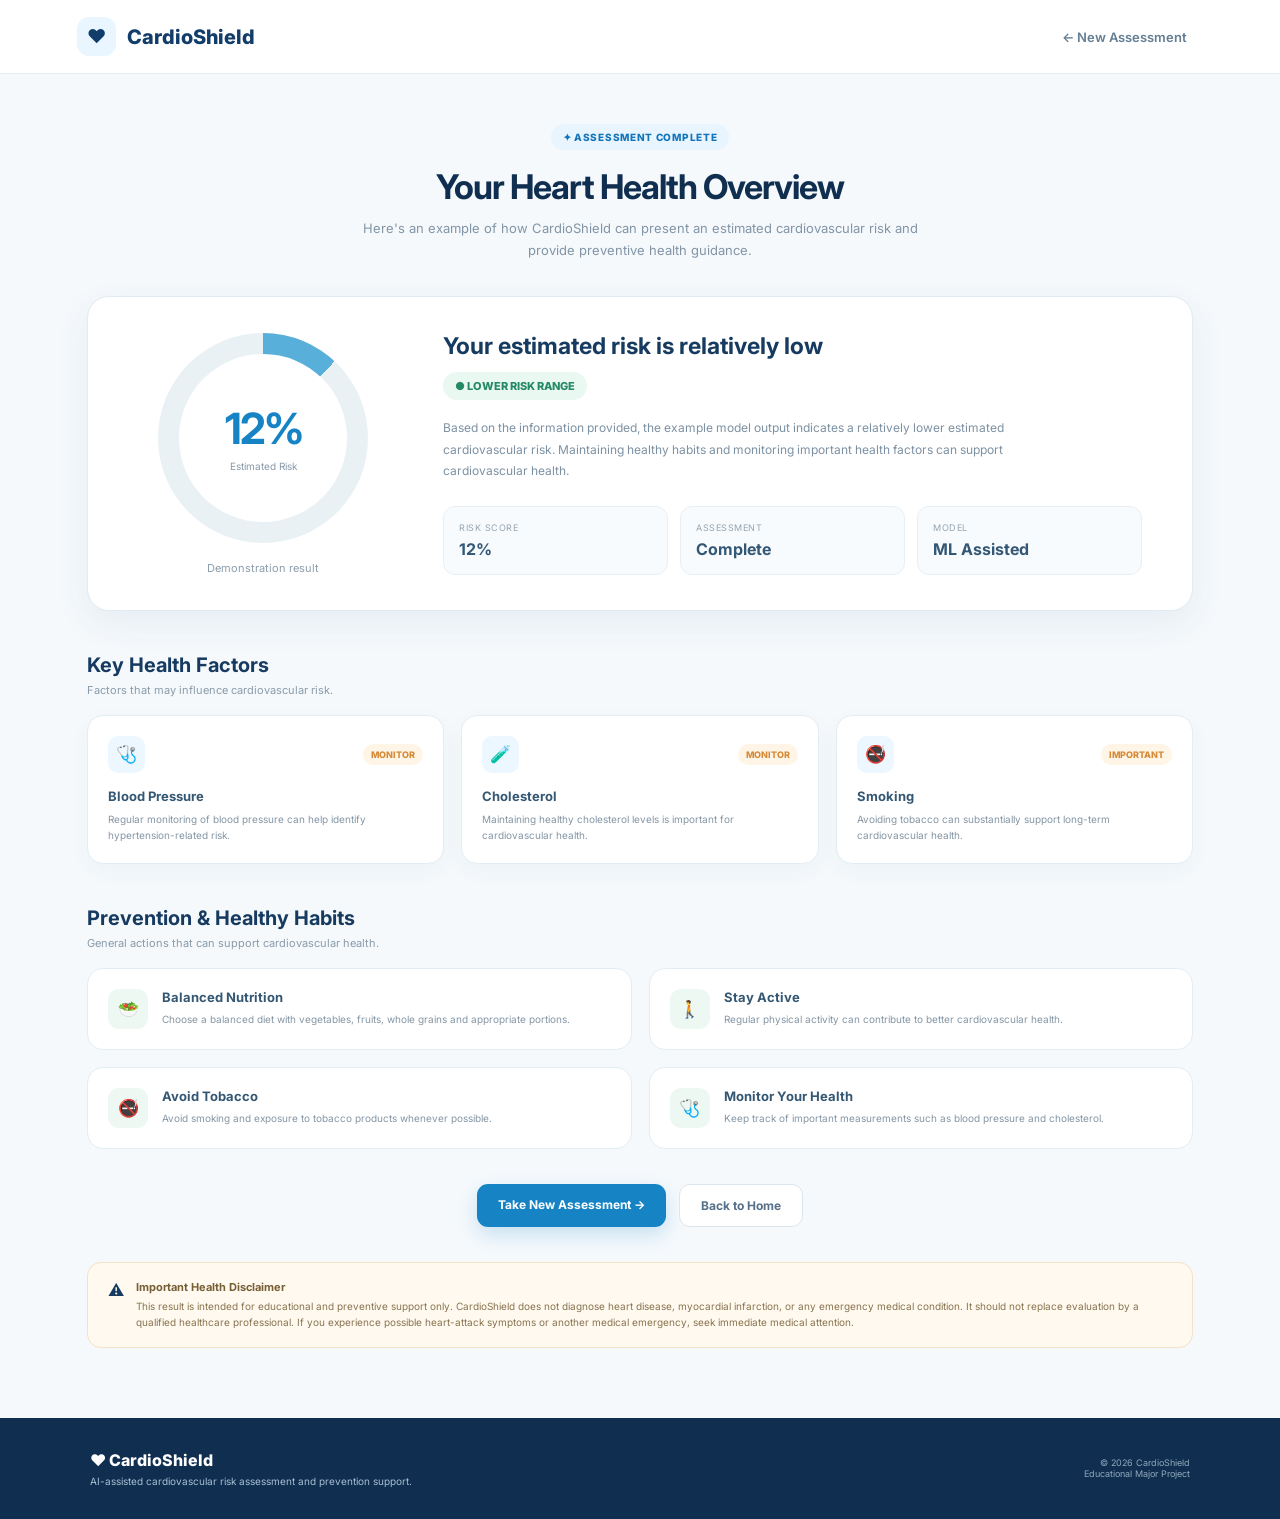
<file: results.html>
<!DOCTYPE html>
<html lang="en">

<head>

    <meta charset="UTF-8">

    <meta
        name="viewport"
        content="width=device-width, initial-scale=1.0"
    >

    <title>CardioShield | Risk Results</title>


    <link
        rel="preconnect"
        href="https://fonts.googleapis.com"
    >

    <link
        rel="preconnect"
        href="https://fonts.gstatic.com"
        crossorigin
    >

    <link
        href="https://fonts.googleapis.com/css2?family=Inter:wght@400;500;600;700;800&display=swap"
        rel="stylesheet"
    >


    <style>

        * {
            margin: 0;
            padding: 0;
            box-sizing: border-box;
        }


        body {
            font-family: "Inter", sans-serif;
            background: #f5f9fc;
            color: #173b60;
        }


        a {
            text-decoration: none;
        }


        /* =========================================
           NAVBAR
        ========================================= */

        .navbar {

            height: 74px;

            padding: 0 6%;

            display: flex;

            align-items: center;

            justify-content: space-between;

            background: rgba(255,255,255,0.95);

            backdrop-filter: blur(14px);

            border-bottom: 1px solid #e4edf3;

            position: sticky;

            top: 0;

            z-index: 100;
        }


        .brand {

            display: flex;

            align-items: center;

            gap: 11px;

            font-size: 20px;

            font-weight: 800;

            color: #123c69;
        }


        .brand-icon {

            width: 39px;

            height: 39px;

            display: flex;

            align-items: center;

            justify-content: center;

            border-radius: 12px;

            background: #e9f5ff;

            font-size: 19px;
        }


        .back {

            color: #637d93;

            font-size: 13px;

            font-weight: 600;

            padding: 10px 16px;

            border-radius: 10px;
        }


        .back:hover {

            background: #edf7ff;

            color: #1683c5;
        }


        /* =========================================
           MAIN
        ========================================= */

        .page {

            max-width: 1150px;

            margin: auto;

            padding: 50px 22px 70px;
        }


        /* =========================================
           HEADER
        ========================================= */

        .result-header {

            text-align: center;

            margin-bottom: 35px;
        }


        .badge {

            display: inline-flex;

            padding: 7px 12px;

            border-radius: 50px;

            background: #e8f5ff;

            color: #1374ba;

            font-size: 10px;

            font-weight: 800;

            letter-spacing: 0.7px;
        }


        .result-header h1 {

            margin-top: 16px;

            font-size: 34px;

            color: #102f50;

            letter-spacing: -1px;
        }


        .result-header p {

            max-width: 600px;

            margin: 10px auto 0;

            color: #8295a6;

            font-size: 13px;

            line-height: 1.7;
        }


        /* =========================================
           MAIN RESULT CARD
        ========================================= */

        .main-result {

            background: white;

            border: 1px solid #e1ebf2;

            border-radius: 22px;

            padding: 35px;

            display: grid;

            grid-template-columns: 280px 1fr;

            gap: 40px;

            align-items: center;

            box-shadow:
                0 12px 35px
                rgba(31,75,111,0.07);
        }


        /* =========================================
           RISK GAUGE
        ========================================= */

        .gauge-area {

            display: flex;

            flex-direction: column;

            align-items: center;
        }


        .gauge {

            width: 210px;

            height: 210px;

            border-radius: 50%;

            background:
                conic-gradient(
                    #58afd9 0deg,
                    #58afd9 43deg,
                    #e9f1f5 43deg,
                    #e9f1f5 360deg
                );

            display: flex;

            align-items: center;

            justify-content: center;

            position: relative;
        }


        .gauge::after {

            content: "";

            position: absolute;

            width: 168px;

            height: 168px;

            border-radius: 50%;

            background: white;
        }


        .gauge-content {

            position: relative;

            z-index: 2;

            text-align: center;
        }


        .gauge-content strong {

            display: block;

            font-size: 43px;

            color: #1683c5;

            letter-spacing: -2px;
        }


        .gauge-content span {

            font-size: 10px;

            color: #8799a8;
        }


        .gauge-label {

            margin-top: 18px;

            font-size: 11px;

            color: #8b9dac;
        }


        /* =========================================
           RESULT DETAILS
        ========================================= */

        .result-details {

            padding-right: 15px;
        }


        .result-details h2 {

            font-size: 23px;

            color: #173b60;
        }


        .status {

            display: inline-flex;

            margin-top: 12px;

            padding: 7px 12px;

            border-radius: 50px;

            background: #eaf8f2;

            color: #268a68;

            font-size: 11px;

            font-weight: 800;
        }


        .result-details > p {

            margin-top: 17px;

            font-size: 12px;

            line-height: 1.8;

            color: #7d91a3;

            max-width: 620px;
        }


        /* =========================================
           RESULT STATS
        ========================================= */

        .stats {

            display: grid;

            grid-template-columns:
                repeat(3, 1fr);

            gap: 12px;

            margin-top: 24px;
        }


        .stat {

            padding: 15px;

            background: #f8fbfd;

            border: 1px solid #e8eff4;

            border-radius: 12px;
        }


        .stat span {

            display: block;

            font-size: 9px;

            color: #94a4b2;

            text-transform: uppercase;

            letter-spacing: 0.5px;
        }


        .stat strong {

            display: block;

            margin-top: 6px;

            font-size: 16px;

            color: #335775;
        }


        /* =========================================
           SECTION
        ========================================= */

        .section-title {

            margin-top: 42px;

            margin-bottom: 18px;
        }


        .section-title h2 {

            font-size: 20px;

            color: #173b60;
        }


        .section-title p {

            margin-top: 6px;

            font-size: 11px;

            color: #8a9baa;
        }


        /* =========================================
           RISK FACTORS
        ========================================= */

        .factor-grid {

            display: grid;

            grid-template-columns:
                repeat(3, 1fr);

            gap: 17px;
        }


        .factor-card {

            background: white;

            border: 1px solid #e3edf3;

            border-radius: 16px;

            padding: 20px;

            box-shadow:
                0 7px 22px
                rgba(31,75,111,0.04);
        }


        .factor-top {

            display: flex;

            align-items: center;

            justify-content: space-between;
        }


        .factor-icon {

            width: 37px;

            height: 37px;

            display: flex;

            align-items: center;

            justify-content: center;

            border-radius: 10px;

            background: #edf7ff;

            font-size: 17px;
        }


        .factor-level {

            font-size: 9px;

            font-weight: 800;

            color: #d58b38;

            background: #fff5e7;

            padding: 5px 8px;

            border-radius: 50px;
        }


        .factor-card h3 {

            margin-top: 15px;

            font-size: 13px;

            color: #345773;
        }


        .factor-card p {

            margin-top: 7px;

            font-size: 10px;

            line-height: 1.6;

            color: #8496a5;
        }


        /* =========================================
           PREVENTION
        ========================================= */

        .prevention-grid {

            display: grid;

            grid-template-columns:
                repeat(2, 1fr);

            gap: 17px;
        }


        .prevention-card {

            display: flex;

            gap: 14px;

            background: white;

            border: 1px solid #e3edf3;

            border-radius: 16px;

            padding: 20px;
        }


        .prevention-icon {

            min-width: 40px;

            height: 40px;

            display: flex;

            align-items: center;

            justify-content: center;

            border-radius: 11px;

            background: #edf8f3;

            font-size: 17px;
        }


        .prevention-card h3 {

            font-size: 13px;

            color: #345773;
        }


        .prevention-card p {

            margin-top: 6px;

            font-size: 10px;

            line-height: 1.6;

            color: #8496a5;
        }


        /* =========================================
           ACTION BUTTONS
        ========================================= */

        .actions {

            display: flex;

            justify-content: center;

            gap: 13px;

            margin-top: 35px;
        }


        .primary-btn {

            padding: 13px 21px;

            border-radius: 11px;

            background: #1683c5;

            color: white;

            font-size: 12px;

            font-weight: 700;

            box-shadow:
                0 8px 20px
                rgba(22,131,197,0.20);
        }


        .secondary-btn {

            padding: 13px 21px;

            border-radius: 11px;

            border: 1px solid #dbe7ee;

            background: white;

            color: #557089;

            font-size: 12px;

            font-weight: 700;
        }


        /* =========================================
           DISCLAIMER
        ========================================= */

        .disclaimer {

            margin-top: 35px;

            background: #fff9ef;

            border: 1px solid #f2e3c6;

            border-radius: 14px;

            padding: 17px 20px;

            display: flex;

            gap: 12px;
        }


        .disclaimer strong {

            display: block;

            color: #765f35;

            font-size: 11px;

            margin-bottom: 4px;
        }


        .disclaimer p {

            font-size: 10px;

            line-height: 1.6;

            color: #88744f;
        }


        /* =========================================
           FOOTER
        ========================================= */

        footer {

            background: #102f50;

            padding: 32px 6%;

            color: white;
        }


        .footer-inner {

            max-width: 1100px;

            margin: auto;

            display: flex;

            justify-content: space-between;

            align-items: center;
        }


        .footer-brand {

            font-size: 16px;

            font-weight: 800;
        }


        .footer-text {

            margin-top: 5px;

            color: #a7bfd3;

            font-size: 10px;
        }


        .copyright {

            color: #8fa8bb;

            font-size: 9px;

            text-align: right;
        }


        /* =========================================
           RESPONSIVE
        ========================================= */

        @media (max-width: 850px) {

            .main-result {

                grid-template-columns: 1fr;

                text-align: center;
            }


            .gauge-area {

                margin: auto;
            }


            .result-details {

                padding: 0;
            }


            .stats {

                text-align: left;
            }


            .factor-grid {

                grid-template-columns:
                    repeat(2, 1fr);
            }

        }


        @media (max-width: 600px) {

            .navbar {

                padding: 0 18px;
            }


            .page {

                padding: 35px 15px 55px;
            }


            .result-header h1 {

                font-size: 28px;
            }


            .main-result {

                padding: 25px 18px;
            }


            .stats {

                grid-template-columns: 1fr;
            }


            .factor-grid,
            .prevention-grid {

                grid-template-columns: 1fr;
            }


            .actions {

                flex-direction: column;
            }


            .primary-btn,
            .secondary-btn {

                text-align: center;
            }


            .footer-inner {

                flex-direction: column;

                align-items: flex-start;

                gap: 15px;
            }


            .copyright {

                text-align: left;
            }

        }

    </style>

</head>


<body>


<!-- =========================================
     NAVBAR
========================================= -->

<header class="navbar">


    <a href="index.html" class="brand">

        <div class="brand-icon">
            ❤️
        </div>

        CardioShield

    </a>


    <a
        href="assessment.html"
        class="back"
    >
        ← New Assessment
    </a>

</header>



<!-- =========================================
     PAGE
========================================= -->

<main class="page">


    <!-- HEADER -->

    <div class="result-header">

        <span class="badge">
            ✦ ASSESSMENT COMPLETE
        </span>

        <h1>
            Your Heart Health Overview
        </h1>

        <p>
            Here's an example of how CardioShield can
            present an estimated cardiovascular risk and
            provide preventive health guidance.
        </p>

    </div>



    <!-- =========================================
         MAIN RESULT
    ========================================= -->

    <section class="main-result">


        <!-- GAUGE -->

        <div class="gauge-area">


            <div class="gauge">

                <div class="gauge-content">

                    <strong id="riskScore">
                        12%
                    </strong>

                    <span>
                        Estimated Risk
                    </span>

                </div>

            </div>


            <div class="gauge-label">

                Demonstration result

            </div>

        </div>



        <!-- DETAILS -->

        <div class="result-details">


            <h2>
                Your estimated risk is relatively low
            </h2>


            <span class="status">
                ● LOWER RISK RANGE
            </span>


            <p>

                Based on the information provided, the
                example model output indicates a relatively
                lower estimated cardiovascular risk.
                Maintaining healthy habits and monitoring
                important health factors can support
                cardiovascular health.

            </p>


            <div class="stats">


                <div class="stat">

                    <span>
                        Risk Score
                    </span>

                    <strong>
                        12%
                    </strong>

                </div>


                <div class="stat">

                    <span>
                        Assessment
                    </span>

                    <strong>
                        Complete
                    </strong>

                </div>


                <div class="stat">

                    <span>
                        Model
                    </span>

                    <strong>
                        ML Assisted
                    </strong>

                </div>


            </div>

        </div>


    </section>



    <!-- =========================================
         RISK FACTORS
    ========================================= -->

    <div class="section-title">

        <h2>
            Key Health Factors
        </h2>

        <p>
            Factors that may influence cardiovascular risk.
        </p>

    </div>


    <section class="factor-grid">


        <div class="factor-card">


            <div class="factor-top">

                <div class="factor-icon">
                    🩺
                </div>

                <span class="factor-level">
                    MONITOR
                </span>

            </div>


            <h3>
                Blood Pressure
            </h3>


            <p>
                Regular monitoring of blood pressure can
                help identify hypertension-related risk.
            </p>

        </div>



        <div class="factor-card">


            <div class="factor-top">

                <div class="factor-icon">
                    🧪
                </div>

                <span class="factor-level">
                    MONITOR
                </span>

            </div>


            <h3>
                Cholesterol
            </h3>


            <p>
                Maintaining healthy cholesterol levels is
                important for cardiovascular health.
            </p>

        </div>



        <div class="factor-card">


            <div class="factor-top">

                <div class="factor-icon">
                    🚭
                </div>

                <span class="factor-level">
                    IMPORTANT
                </span>

            </div>


            <h3>
                Smoking
            </h3>


            <p>
                Avoiding tobacco can substantially support
                long-term cardiovascular health.
            </p>

        </div>


    </section>



    <!-- =========================================
         PREVENTION
    ========================================= -->

    <div class="section-title">

        <h2>
            Prevention & Healthy Habits
        </h2>

        <p>
            General actions that can support cardiovascular health.
        </p>

    </div>


    <section class="prevention-grid">


        <div class="prevention-card">

            <div class="prevention-icon">
                🥗
            </div>

            <div>

                <h3>
                    Balanced Nutrition
                </h3>

                <p>
                    Choose a balanced diet with vegetables,
                    fruits, whole grains and appropriate
                    portions.
                </p>

            </div>

        </div>



        <div class="prevention-card">

            <div class="prevention-icon">
                🚶
            </div>

            <div>

                <h3>
                    Stay Active
                </h3>

                <p>
                    Regular physical activity can contribute
                    to better cardiovascular health.
                </p>

            </div>

        </div>



        <div class="prevention-card">

            <div class="prevention-icon">
                🚭
            </div>

            <div>

                <h3>
                    Avoid Tobacco
                </h3>

                <p>
                    Avoid smoking and exposure to tobacco
                    products whenever possible.
                </p>

            </div>

        </div>



        <div class="prevention-card">

            <div class="prevention-icon">
                🩺
            </div>

            <div>

                <h3>
                    Monitor Your Health
                </h3>

                <p>
                    Keep track of important measurements
                    such as blood pressure and cholesterol.
                </p>

            </div>

        </div>


    </section>



    <!-- =========================================
         ACTIONS
    ========================================= -->

    <div class="actions">


        <a
            href="assessment.html"
            class="primary-btn"
        >
            Take New Assessment →
        </a>


        <a
            href="index.html"
            class="secondary-btn"
        >
            Back to Home
        </a>


    </div>



    <!-- =========================================
         DISCLAIMER
    ========================================= -->

    <div class="disclaimer">

        <div>
            ⚠️
        </div>

        <div>

            <strong>
                Important Health Disclaimer
            </strong>

            <p>

                This result is intended for educational
                and preventive support only. CardioShield
                does not diagnose heart disease, myocardial
                infarction, or any emergency medical
                condition. It should not replace evaluation
                by a qualified healthcare professional.

                If you experience possible heart-attack
                symptoms or another medical emergency,
                seek immediate medical attention.

            </p>

        </div>

    </div>


</main>



<!-- =========================================
     FOOTER
========================================= -->

<footer>


    <div class="footer-inner">


        <div>

            <div class="footer-brand">
                ❤️ CardioShield
            </div>

            <p class="footer-text">
                AI-assisted cardiovascular risk assessment
                and prevention support.
            </p>

        </div>


        <div class="copyright">

            © 2026 CardioShield<br>
            Educational Major Project

        </div>


    </div>

</footer>


</body>

</html>
</file>
<file: styles.css>
/* =========================================================
   CardioShield-AgeLess
   Premium Healthcare Design System
   File: styles.css
   ========================================================= */

/* 1. DESIGN TOKENS */

:root {
    color-scheme: light;

    --primary: #087f8c;
    --primary-dark: #075766;
    --primary-light: #e5f7f5;
    --primary-soft: #f0fbfa;
    --accent: #42c8b5;
    --accent-dark: #159c91;

    --navy: #102d42;
    --text: #294556;
    --text-dark: #132f43;
    --muted: #6b8290;

    --background: #f6faf9;
    --surface: #ffffff;
    --surface-soft: #edf7f6;

    --border: #dcebe9;
    --border-strong: #c8dfdc;

    --success: #17856f;
    --success-soft: #e7f7f0;
    --warning: #a56a19;
    --warning-soft: #fff6e6;
    --danger: #bd4057;
    --danger-soft: #fff0f3;

    --shadow-sm: 0 5px 18px rgba(16, 58, 70, 0.055);
    --shadow: 0 14px 38px rgba(16, 58, 70, 0.075);
    --shadow-lg: 0 24px 65px rgba(16, 58, 70, 0.12);

    --radius-sm: 10px;
    --radius: 18px;
    --radius-lg: 26px;
    --radius-xl: 32px;

    --content-width: 1180px;
    --nav-height: 76px;

    --transition: 220ms ease;
}


/* 2. RESET AND GLOBAL STYLES */

* {
    box-sizing: border-box;
    margin: 0;
    padding: 0;
}

html {
    scroll-behavior: smooth;
    scroll-padding-top: calc(var(--nav-height) + 20px);
}

body {
    min-height: 100vh;
    overflow-x: hidden;

    background:
        radial-gradient(
            circle at 85% 5%,
            rgba(66, 200, 181, 0.055),
            transparent 25rem
        ),
        var(--background);

    color: var(--text);
    font-family: "Inter", Arial, sans-serif;
    font-size: 14px;
    line-height: 1.7;
    -webkit-font-smoothing: antialiased;
    text-rendering: optimizeLegibility;
}

::selection {
    color: var(--navy);
    background: rgba(66, 200, 181, 0.25);
}

a {
    color: inherit;
    text-decoration: none;
}

button,
input,
select,
textarea {
    font: inherit;
}

button {
    color: inherit;
}

button:focus-visible,
a:focus-visible,
input:focus-visible,
select:focus-visible,
textarea:focus-visible {
    outline: 3px solid rgba(8, 127, 140, 0.3);
    outline-offset: 4px;
}

img,
svg,
video {
    display: block;
    max-width: 100%;
}

img {
    height: auto;
}

[hidden] {
    display: none !important;
}

ul,
ol {
    padding-left: 1.25rem;
}

p {
    overflow-wrap: break-word;
}

.section-container {
    width: min(var(--content-width), calc(100% - 48px));
    margin-inline: auto;
}


/* 3. NAVIGATION */

.navbar {
    position: sticky;
    top: 0;
    z-index: 1000;

    width: 100%;
    min-height: var(--nav-height);
    padding: 13px max(24px, calc((100% - var(--content-width)) / 2));

    display: flex;
    align-items: center;
    justify-content: space-between;
    gap: 24px;

    background: rgba(255, 255, 255, 0.91);
    border-bottom: 1px solid rgba(220, 235, 233, 0.9);

    backdrop-filter: blur(18px);
    -webkit-backdrop-filter: blur(18px);
}

.brand {
    display: inline-flex;
    align-items: center;
    gap: 11px;

    color: var(--navy);
    font-size: 18px;
    font-weight: 800;
    letter-spacing: -0.7px;
    line-height: 1.3;
    white-space: nowrap;
}

.brand-icon {
    width: 40px;
    height: 40px;
    flex: 0 0 40px;

    display: inline-flex;
    align-items: center;
    justify-content: center;

    color: #ffffff;
    background: linear-gradient(145deg, var(--accent), var(--primary-dark));

    border-radius: 13px;
    box-shadow: 0 6px 16px rgba(8, 127, 140, 0.2);

    font-size: 23px;
    transition: transform var(--transition);
}

.brand:hover .brand-icon {
    transform: rotate(-7deg) scale(1.04);
}

.brand-light {
    color: var(--primary);
    font-weight: 600;
}

.nav-links {
    display: flex;
    align-items: center;
    justify-content: flex-end;
    gap: 25px;
}

.nav-links > a:not(.nav-button) {
    position: relative;
    padding-block: 8px;

    color: #607987;
    font-size: 12px;
    font-weight: 600;

    transition: color var(--transition);
}

.nav-links > a:not(.nav-button)::after {
    position: absolute;
    right: 0;
    bottom: 1px;
    left: 0;

    height: 2px;
    content: "";

    background: var(--accent-dark);
    border-radius: 4px;

    transform: scaleX(0);
    transform-origin: left;
    transition: transform var(--transition);
}

.nav-links > a:not(.nav-button):hover {
    color: var(--primary-dark);
}

.nav-links > a:not(.nav-button):hover::after {
    transform: scaleX(1);
}

.nav-button {
    min-height: 43px;
    padding: 11px 18px;

    display: inline-flex;
    align-items: center;
    justify-content: center;

    color: #ffffff;
    background: var(--primary-dark);
    border: 1px solid transparent;
    border-radius: 11px;

    font-size: 12px;
    font-weight: 700;

    box-shadow: 0 5px 14px rgba(7, 87, 102, 0.14);
    transition:
        background var(--transition),
        box-shadow var(--transition),
        transform var(--transition);
}

.nav-button:hover {
    background: var(--primary);
    box-shadow: 0 8px 19px rgba(7, 87, 102, 0.2);
    transform: translateY(-2px);
}

.menu-toggle {
    width: 43px;
    height: 43px;
    padding: 10px;

    display: none;
    flex-direction: column;
    align-items: center;
    justify-content: center;
    gap: 5px;

    background: var(--primary-light);
    border: 1px solid var(--border);
    border-radius: 11px;

    cursor: pointer;
}

.menu-toggle span {
    width: 20px;
    height: 2px;

    background: var(--primary-dark);
    border-radius: 4px;

    transition: transform var(--transition);
}


/* 4. BUTTONS */

.primary-button,
.secondary-button {
    min-height: 49px;
    padding: 13px 20px;

    display: inline-flex;
    align-items: center;
    justify-content: center;
    gap: 11px;

    border: 1px solid transparent;
    border-radius: 12px;

    font-size: 13px;
    font-weight: 700;
    line-height: 1.5;
    text-align: center;

    cursor: pointer;

    transition:
        transform var(--transition),
        box-shadow var(--transition),
        background var(--transition),
        border-color var(--transition);
}

.primary-button {
    color: #ffffff;
    background: linear-gradient(135deg, var(--primary), var(--primary-dark));
    box-shadow: 0 8px 19px rgba(8, 127, 140, 0.19);
}

.primary-button:hover {
    background: linear-gradient(135deg, #0995a0, #086473);
    box-shadow: 0 12px 26px rgba(8, 127, 140, 0.25);
    transform: translateY(-2px);
}

.primary-button:active,
.secondary-button:active {
    transform: translateY(0);
}

.primary-button span,
.secondary-button span {
    font-size: 17px;
    line-height: 1;
}

.secondary-button {
    color: var(--primary-dark);
    background: rgba(255, 255, 255, 0.85);
    border-color: var(--border-strong);
}

.secondary-button:hover {
    background: var(--primary-light);
    border-color: #9ccdc7;
    transform: translateY(-2px);
}


/* 5. HERO SECTION */

.hero {
    min-height: 590px;
    padding-top: 75px;
    padding-bottom: 75px;

    display: grid;
    grid-template-columns: minmax(0, 1.02fr) minmax(0, 0.98fr);
    align-items: center;
    gap: clamp(35px, 5vw, 72px);
}

.hero-content {
    max-width: 570px;
    animation: fadeUp 650ms ease both;
}

.eyebrow {
    width: fit-content;
    margin-bottom: 18px;

    display: inline-flex;
    align-items: center;
    gap: 9px;

    color: var(--primary);
    font-size: 10px;
    font-weight: 800;
    letter-spacing: 1.8px;
    line-height: 1.6;
}

.eyebrow::before {
    width: 22px;
    height: 2px;

    display: inline-block;
    content: "";

    background: var(--accent-dark);
    border-radius: 3px;
}

.hero h1 {
    margin-bottom: 22px;

    color: var(--navy);
    font-size: clamp(37px, 4.25vw, 57px);
    font-weight: 800;
    line-height: 1.13;
    letter-spacing: -2.3px;
}

.hero h1 span {
    color: var(--primary);
}

.hero-description {
    max-width: 520px;
    margin-bottom: 28px;

    color: var(--muted);
    font-size: 14px;
    line-height: 2;
}

.hero-actions {
    display: flex;
    flex-wrap: wrap;
    gap: 12px;
}

.hero-note {
    margin-top: 25px;

    display: flex;
    align-items: flex-start;
    gap: 10px;

    color: #728893;
    font-size: 11px;
    line-height: 1.8;
}

.note-icon {
    width: 20px;
    height: 20px;
    flex: 0 0 20px;

    display: inline-flex;
    align-items: center;
    justify-content: center;

    color: var(--success);
    background: var(--success-soft);
    border-radius: 50%;

    font-size: 11px;
    font-weight: 800;
}


/* 6. HERO RISK CARD */

.risk-card {
    position: relative;
    min-width: 0;
    overflow: hidden;

    background: rgba(255, 255, 255, 0.96);
    border: 1px solid rgba(204, 228, 224, 0.9);
    border-radius: var(--radius-lg);

    box-shadow: var(--shadow-lg);
    animation: fadeUp 750ms 100ms ease both;
}

.risk-card::before {
    position: absolute;
    top: -135px;
    right: -100px;

    width: 300px;
    height: 300px;

    content: "";
    pointer-events: none;

    background: radial-gradient(
        circle,
        rgba(66, 200, 181, 0.15),
        rgba(66, 200, 181, 0)
    );

    border-radius: 50%;
}

.risk-card-header {
    position: relative;
    z-index: 1;

    min-height: 76px;
    padding: 20px 24px;

    display: flex;
    align-items: center;
    justify-content: space-between;
    gap: 12px;

    border-bottom: 1px solid #eaf2f1;
}

.risk-card-header h2 {
    color: var(--navy);
    font-size: 13px;
    font-weight: 700;
    line-height: 1.5;
}

.demo-badge {
    flex-shrink: 0;
    padding: 7px 10px;

    display: inline-flex;
    align-items: center;
    gap: 7px;

    color: var(--success);
    background: var(--success-soft);
    border: 1px solid #d8f0e5;
    border-radius: 30px;

    font-size: 9px;
    font-weight: 800;
    letter-spacing: 0.5px;
}

.status-dot {
    width: 7px;
    height: 7px;

    background: #2eae88;
    border-radius: 50%;
    box-shadow: 0 0 0 3px rgba(46, 174, 136, 0.12);
}

.risk-content {
    position: relative;
    z-index: 1;

    min-height: 230px;
    padding: 24px;

    display: flex;
    align-items: center;
    justify-content: space-between;
    gap: 24px;
}

.heart-image-wrap {
    position: relative;

    width: 175px;
    height: 205px;
    flex: 0 0 175px;

    display: flex;
    align-items: center;
    justify-content: center;

    background: radial-gradient(
        ellipse at center,
        rgba(205, 241, 235, 0.72),
        rgba(255, 255, 255, 0) 72%
    );

    border-radius: 50%;
}

.heart-image {
    width: 100%;
    height: 100%;

    object-fit: contain;

    filter: drop-shadow(0 12px 15px rgba(28, 73, 82, 0.14));
    animation: heartFloat 4.5s ease-in-out infinite;
}

.image-error {
    max-width: 175px;
    padding: 12px;

    color: var(--danger);
    background: var(--danger-soft);
    border: 1px solid #f7d5dc;
    border-radius: var(--radius-sm);

    font-size: 11px;
    line-height: 1.7;
    text-align: center;
    overflow-wrap: anywhere;
}

.risk-description {
    flex: 1;
    min-width: 0;
}

.risk-description h3 {
    margin-bottom: 10px;

    color: var(--navy);
    font-size: 23px;
    font-weight: 800;
    line-height: 1.3;
    letter-spacing: -0.7px;
}

.risk-description p {
    color: var(--muted);
    font-size: 12px;
    line-height: 1.9;
}


/* 7. ILLUSTRATIVE RISK BARS */

.risk-bars {
    position: relative;
    z-index: 1;

    padding: 15px 24px 26px;

    display: flex;
    flex-direction: column;
    gap: 19px;
}

.risk-bar-row {
    display: grid;
    grid-template-columns: 100px minmax(40px, 1fr) 35px;
    align-items: center;
    gap: 12px;
}

.risk-label {
    color: #647e8a;
    font-size: 10px;
    font-weight: 600;
}

.progress-track {
    width: 100%;
    height: 7px;

    overflow: hidden;

    background: #e9f1f0;
    border-radius: 20px;
}

.progress-fill {
    height: 100%;

    background: linear-gradient(90deg, var(--primary), var(--accent));
    border-radius: inherit;

    animation: growBar 1s ease both;
}

.risk-value {
    color: #607985;
    font-size: 10px;
    font-weight: 700;
    text-align: right;
    font-variant-numeric: tabular-nums;
}

.risk-card-footer {
    position: relative;
    z-index: 1;

    padding: 14px 20px;

    color: #7e929a;
    background: #f8fbfa;
    border-top: 1px solid #eaf2f1;

    font-size: 10px;
    line-height: 1.7;
    text-align: center;
}


/* 8. TRUST STRIP */

.trust-strip {
    padding: 27px max(24px, calc((100% - var(--content-width)) / 2));

    display: grid;
    grid-template-columns: repeat(3, minmax(0, 1fr));
    gap: 25px;

    background: rgba(237, 247, 246, 0.88);
    border-top: 1px solid #e1efed;
    border-bottom: 1px solid #e1efed;
}

.trust-item {
    display: flex;
    align-items: center;
    justify-content: center;
    gap: 13px;
}

.trust-icon {
    width: 43px;
    height: 43px;
    flex: 0 0 43px;

    display: inline-flex;
    align-items: center;
    justify-content: center;

    color: var(--primary);
    background: #ffffff;
    border: 1px solid #d9ebe7;
    border-radius: 13px;

    font-size: 20px;
    box-shadow: var(--shadow-sm);
}

.trust-item div {
    display: flex;
    flex-direction: column;
    gap: 3px;
}

.trust-item strong {
    color: var(--navy);
    font-size: 11px;
    font-weight: 700;
    line-height: 1.6;
}

.trust-item div span {
    color: var(--muted);
    font-size: 10px;
    line-height: 1.6;
}


/* 9. GENERAL CONTENT SECTIONS */

.content-section {
    width: min(1120px, calc(100% - 48px));
    margin-inline: auto;
    padding-top: 90px;
    padding-bottom: 90px;
}

.section-heading {
    max-width: 680px;
    margin: 0 auto 44px;
    text-align: center;
}

.section-heading .eyebrow {
    margin-bottom: 12px;
}

.section-heading .eyebrow::before {
    display: none;
}

.section-heading h2 {
    margin-bottom: 15px;

    color: var(--navy);
    font-size: clamp(27px, 3vw, 37px);
    font-weight: 800;
    line-height: 1.3;
    letter-spacing: -1.2px;
}

.section-heading p {
    max-width: 590px;
    margin-inline: auto;

    color: var(--muted);
    font-size: 13px;
    line-height: 1.95;
}


/* 10. HOW IT WORKS */

.steps-grid {
    display: grid;
    grid-template-columns: repeat(3, minmax(0, 1fr));
    gap: 22px;
}

.info-card {
    position: relative;
    min-width: 0;
    min-height: 250px;
    padding: 29px 26px;

    background: var(--surface);
    border: 1px solid var(--border);
    border-radius: var(--radius);

    box-shadow: var(--shadow-sm);

    transition:
        transform 260ms ease,
        box-shadow 260ms ease,
        border-color 260ms ease;
}

.info-card:hover {
    border-color: #addbd4;
    box-shadow: var(--shadow);
    transform: translateY(-6px);
}

.step-number {
    position: absolute;
    top: 20px;
    right: 23px;

    color: #d9e9e6;
    font-size: 27px;
    font-weight: 800;
    letter-spacing: -1px;
}

.card-icon {
    width: 49px;
    height: 49px;
    margin-bottom: 23px;

    display: flex;
    align-items: center;
    justify-content: center;

    color: var(--primary);
    background: var(--primary-light);
    border: 1px solid #d9efeb;
    border-radius: 15px;

    font-size: 23px;
}

.info-card h3 {
    margin-bottom: 11px;

    color: var(--navy);
    font-size: 15px;
    font-weight: 700;
    line-height: 1.6;
}

.info-card p {
    color: var(--muted);
    font-size: 12px;
    line-height: 1.95;
}


/* 11. FEATURES SECTION */

.features-section {
    width: 100%;
    padding-inline: max(24px, calc((100% - 1120px) / 2));

    background:
        radial-gradient(
            circle at 10% 15%,
            rgba(66, 200, 181, 0.07),
            transparent 25rem
        ),
        var(--surface-soft);

    border-top: 1px solid #e3efed;
    border-bottom: 1px solid #e3efed;
}

.features-grid {
    display: grid;
    grid-template-columns: repeat(4, minmax(0, 1fr));
    gap: 18px;
}

.feature-card {
    min-width: 0;
    padding: 25px 22px;

    background: rgba(255, 255, 255, 0.94);
    border: 1px solid var(--border);
    border-radius: var(--radius);

    box-shadow: var(--shadow-sm);

    transition:
        transform 250ms ease,
        box-shadow 250ms ease,
        border-color 250ms ease;
}

.feature-card:hover {
    border-color: #b9ddd7;
    box-shadow: var(--shadow);
    transform: translateY(-5px);
}

.feature-icon {
    width: 47px;
    height: 47px;
    margin-bottom: 20px;

    display: flex;
    align-items: center;
    justify-content: center;

    border-radius: 14px;
    font-size: 21px;
    font-weight: 700;
}

.feature-icon.blue {
    color: #087f8c;
    background: #e2f6f4;
}

.feature-icon.purple {
    color: #7660b9;
    background: #f0ecfc;
}

.feature-icon.green {
    color: #17856f;
    background: #e5f7ee;
}

.feature-icon.orange {
    color: #ad742c;
    background: #fff2df;
}

.feature-card h3 {
    margin-bottom: 10px;

    color: var(--navy);
    font-size: 13px;
    font-weight: 700;
    line-height: 1.7;
}

.feature-card p {
    color: var(--muted);
    font-size: 11px;
    line-height: 1.95;
}


/* 12. PREVENTION SECTION */

.prevention-section {
    position: relative;
    isolation: isolate;
    overflow: hidden;

    width: min(1120px, calc(100% - 48px));
    margin: 80px auto;
    padding: clamp(28px, 4vw, 52px);

    display: grid;
    grid-template-columns: minmax(0, 1.05fr) minmax(0, 0.95fr);
    align-items: center;
    gap: 48px;

    background:
        radial-gradient(
            circle at 100% 0%,
            rgba(66, 200, 181, 0.14),
            transparent 22rem
        ),
        linear-gradient(135deg, #eaf8f6, #f7fbfa);

    border: 1px solid #d6ebe6;
    border-radius: var(--radius-xl);
}

.prevention-content .eyebrow {
    margin-bottom: 14px;
}

.prevention-content h2 {
    margin-bottom: 16px;

    color: var(--navy);
    font-size: clamp(27px, 3vw, 37px);
    font-weight: 800;
    line-height: 1.32;
    letter-spacing: -1.1px;
}

.prevention-content p {
    margin-bottom: 25px;

    color: var(--muted);
    font-size: 12px;
    line-height: 2;
}

.habit-list {
    padding: 27px;

    display: flex;
    flex-direction: column;
    gap: 20px;

    background: rgba(255, 255, 255, 0.92);
    border: 1px solid #dfefeb;
    border-radius: 20px;

    box-shadow: var(--shadow-sm);
}

.habit-item {
    display: flex;
    align-items: flex-start;
    gap: 12px;

    color: #45636e;
    font-size: 12px;
    font-weight: 600;
    line-height: 1.8;
}

.habit-check {
    width: 23px;
    height: 23px;
    flex: 0 0 23px;

    display: inline-flex;
    align-items: center;
    justify-content: center;

    color: var(--success);
    background: var(--success-soft);
    border: 1px solid #d7efe4;
    border-radius: 50%;

    font-size: 11px;
    font-weight: 800;
}


/* 13. CALL TO ACTION */

.cta-section {
    position: relative;
    overflow: hidden;

    padding: 78px 24px;

    background:
        radial-gradient(
            circle at 15% 20%,
            rgba(66, 200, 181, 0.2),
            transparent 23rem
        ),
        linear-gradient(125deg, #102d42 0%, #075766 65%, #087f8c 100%);

    text-align: center;
}

.cta-section::before,
.cta-section::after {
    position: absolute;
    z-index: 0;

    content: "";
    pointer-events: none;

    border: 1px solid rgba(255, 255, 255, 0.09);
    border-radius: 50%;
}

.cta-section::before {
    width: 400px;
    height: 400px;
    top: -260px;
    right: -90px;
}

.cta-section::after {
    width: 300px;
    height: 300px;
    bottom: -220px;
    left: -80px;
}

.cta-content {
    position: relative;
    z-index: 1;

    width: min(700px, 100%);
    margin-inline: auto;
}

.cta-section .eyebrow {
    color: #a5e8df;
}

.cta-section .eyebrow::before {
    background: #78dfd1;
}

.cta-section h2 {
    margin-bottom: 17px;

    color: #ffffff;
    font-size: clamp(28px, 4vw, 41px);
    font-weight: 800;
    line-height: 1.3;
    letter-spacing: -1.2px;
}

.cta-section p {
    max-width: 570px;
    margin: 0 auto 27px;

    color: #d4e9e9;
    font-size: 13px;
    line-height: 1.95;
}

.cta-section .primary-button {
    color: var(--navy);
    background: #ffffff;
    box-shadow: 0 8px 22px rgba(0, 0, 0, 0.14);
}

.cta-section .primary-button:hover {
    background: #e5f7f5;
}


/* 14. MEDICAL NOTICE */

.medical-notice {
    width: min(1120px, calc(100% - 48px));
    margin: 34px auto;

    padding: 22px 24px;

    display: flex;
    align-items: flex-start;
    gap: 15px;

    background: var(--warning-soft);
    border: 1px solid #f0e0bf;
    border-radius: 15px;
}

.medical-notice-icon {
    width: 32px;
    height: 32px;
    flex: 0 0 32px;

    display: flex;
    align-items: center;
    justify-content: center;

    color: var(--warning);
    background: #ffedc8;
    border-radius: 50%;

    font-size: 16px;
    font-weight: 700;
}

.medical-notice h2 {
    margin-bottom: 5px;

    color: #775623;
    font-size: 12px;
    font-weight: 800;
    line-height: 1.7;
}

.medical-notice p {
    color: #88724e;
    font-size: 11px;
    line-height: 1.9;
}


/* 15. FOOTER */

.footer {
    padding: 37px max(24px, calc((100% - 1120px) / 2)) 20px;

    background: #f1f7f6;
    border-top: 1px solid #dfece9;
}

.footer-main {
    padding-bottom: 27px;
}

.footer-brand {
    margin-bottom: 13px;
}

.footer-main p {
    max-width: 470px;

    color: var(--muted);
    font-size: 11px;
    line-height: 1.9;
}

.footer-bottom {
    padding-top: 19px;

    display: flex;
    align-items: center;
    justify-content: space-between;
    gap: 15px;

    color: #7a9098;
    border-top: 1px solid #dce9e6;

    font-size: 10px;
}

.footer-bottom a {
    color: var(--primary);
    font-weight: 700;

    transition: color var(--transition);
}

.footer-bottom a:hover {
    color: var(--primary-dark);
}


/* 16. SHARED FORM ELEMENTS
   Useful for any page that inherits this stylesheet. */

input,
select,
textarea {
    max-width: 100%;
}

input:not([type="checkbox"]):not([type="radio"]):not([type="range"]),
select,
textarea {
    color: var(--text-dark);
    background: #ffffff;
    border: 1px solid var(--border-strong);
    border-radius: var(--radius-sm);
    transition:
        border-color var(--transition),
        box-shadow var(--transition);
}

input:not([type="checkbox"]):not([type="radio"]):not([type="range"]):focus,
select:focus,
textarea:focus {
    border-color: var(--primary);
    box-shadow: 0 0 0 3px rgba(8, 127, 140, 0.09);
    outline: none;
}

input::placeholder,
textarea::placeholder {
    color: #93a5ad;
}

input[type="checkbox"],
input[type="radio"] {
    accent-color: var(--primary);
}

button:disabled {
    opacity: 0.6;
    cursor: not-allowed;
    transform: none !important;
}


/* 17. ANIMATIONS */

@keyframes fadeUp {
    from {
        opacity: 0;
        transform: translateY(18px);
    }

    to {
        opacity: 1;
        transform: translateY(0);
    }
}

@keyframes heartFloat {
    0%,
    100% {
        transform: translateY(0);
    }

    50% {
        transform: translateY(-7px);
    }
}

@keyframes growBar {
    from {
        width: 0;
    }
}


/* 18. TABLET RESPONSIVENESS */

@media (max-width: 1024px) {
    :root {
        --nav-height: 72px;
    }

    .navbar {
        gap: 16px;
    }

    .nav-links {
        gap: 16px;
    }

    .brand {
        font-size: 16px;
    }

    .hero {
        min-height: 530px;
        gap: 30px;
    }

    .hero h1 {
        font-size: clamp(35px, 4.6vw, 47px);
    }

    .risk-content {
        gap: 14px;
        padding: 20px;
    }

    .heart-image-wrap {
        width: 145px;
        height: 180px;
        flex-basis: 145px;
    }

    .risk-description h3 {
        font-size: 20px;
    }

    .features-grid {
        grid-template-columns: repeat(2, minmax(0, 1fr));
    }

    .feature-card {
        padding: 25px;
    }

    .prevention-section {
        gap: 30px;
    }
}


/* 19. MOBILE NAVIGATION AND LAYOUT */

@media (max-width: 760px) {
    .navbar {
        padding: 12px 22px;
    }

    .brand {
        font-size: 16px;
    }

    .brand-icon {
        width: 37px;
        height: 37px;
        flex-basis: 37px;
        border-radius: 11px;
    }

    .menu-toggle {
        display: flex;
    }

    .nav-links {
        position: absolute;
        top: calc(100% + 1px);
        right: 0;
        left: 0;

        padding: 14px 22px 22px;

        display: none;
        flex-direction: column;
        align-items: stretch;
        gap: 4px;

        background: rgba(255, 255, 255, 0.98);
        border-bottom: 1px solid var(--border);

        box-shadow: var(--shadow);
        backdrop-filter: blur(18px);
    }

    .nav-links.nav-open {
        display: flex;
        animation: fadeUp 180ms ease both;
    }

    .nav-links > a:not(.nav-button) {
        padding: 12px 10px;
        border-radius: 8px;
        font-size: 13px;
    }

    .nav-links > a:not(.nav-button)::after {
        display: none;
    }

    .nav-links > a:not(.nav-button):hover {
        background: var(--primary-light);
    }

    .nav-button {
        margin-top: 8px;
    }

    .hero {
        min-height: auto;
        padding-top: 55px;
        padding-bottom: 55px;

        grid-template-columns: minmax(0, 1fr);
        gap: 38px;
    }

    .hero-content {
        max-width: 620px;
    }

    .hero h1 {
        font-size: clamp(36px, 8vw, 49px);
        letter-spacing: -1.6px;
    }

    .hero-description {
        max-width: 570px;
    }

    .risk-card {
        width: min(100%, 540px);
        margin-inline: auto;
    }

    .trust-strip {
        padding: 24px;
        grid-template-columns: minmax(0, 1fr);
        gap: 18px;
    }

    .trust-item {
        justify-content: flex-start;
        width: min(390px, 100%);
        margin-inline: auto;
    }

    .content-section {
        padding-top: 66px;
        padding-bottom: 66px;
    }

    .section-heading {
        margin-bottom: 32px;
    }

    .steps-grid {
        grid-template-columns: minmax(0, 1fr);
        gap: 16px;
    }

    .info-card {
        min-height: auto;
        padding: 25px;
    }

    .card-icon {
        margin-bottom: 17px;
    }

    .features-section {
        padding-inline: 24px;
    }

    .features-grid {
        grid-template-columns: repeat(2, minmax(0, 1fr));
        gap: 14px;
    }

    .feature-card {
        padding: 21px 18px;
    }

    .prevention-section {
        margin-top: 55px;
        margin-bottom: 55px;
        padding: 29px;

        grid-template-columns: minmax(0, 1fr);
        gap: 28px;

        border-radius: 23px;
    }

    .prevention-content h2 {
        font-size: 30px;
    }

    .habit-list {
        padding: 23px;
    }

    .cta-section {
        padding: 62px 24px;
    }

    .medical-notice {
        margin-block: 25px;
    }
}


/* 20. SMALL MOBILE SCREENS */

@media (max-width: 480px) {
    .section-container,
    .content-section {
        width: calc(100% - 34px);
    }

    .navbar {
        padding-inline: 17px;
    }

    .brand {
        gap: 8px;
        font-size: 14px;
        letter-spacing: -0.4px;
    }

    .brand-icon {
        width: 34px;
        height: 34px;
        flex-basis: 34px;
        font-size: 20px;
    }

    .hero {
        padding-top: 42px;
        padding-bottom: 43px;
        gap: 30px;
    }

    .eyebrow {
        font-size: 9px;
        letter-spacing: 1.35px;
    }

    .hero h1 {
        font-size: clamp(32px, 9vw, 41px);
        letter-spacing: -1.5px;
    }

    .hero-description {
        font-size: 13px;
        line-height: 1.9;
    }

    .hero-actions {
        flex-direction: column;
        align-items: stretch;
    }

    .hero-actions .primary-button,
    .hero-actions .secondary-button {
        width: 100%;
    }

    .hero-note {
        font-size: 10px;
    }

    .risk-card {
        border-radius: 20px;
    }

    .risk-card-header {
        padding: 17px;
        gap: 8px;
    }

    .risk-card-header h2 {
        font-size: 11px;
    }

    .demo-badge {
        padding: 6px 8px;
        font-size: 8px;
    }

    .risk-content {
        min-height: auto;
        padding: 18px 16px;
        flex-direction: column;
        gap: 10px;
    }

    .heart-image-wrap {
        width: 160px;
        height: 170px;
        flex-basis: auto;
    }

    .risk-description {
        text-align: center;
    }

    .risk-description h3 {
        font-size: 20px;
    }

    .risk-description p {
        font-size: 11px;
    }

    .risk-bars {
        padding: 13px 17px 21px;
        gap: 16px;
    }

    .risk-bar-row {
        grid-template-columns: 83px minmax(30px, 1fr) 30px;
        gap: 8px;
    }

    .risk-label,
    .risk-value {
        font-size: 9px;
    }

    .trust-strip {
        padding: 22px 20px;
    }

    .section-heading h2 {
        font-size: 27px;
        letter-spacing: -0.7px;
    }

    .section-heading p {
        font-size: 12px;
    }

    .features-section {
        padding-inline: 17px;
    }

    .features-grid {
        grid-template-columns: minmax(0, 1fr);
        gap: 13px;
    }

    .feature-card {
        padding: 23px;
    }

    .feature-icon {
        margin-bottom: 15px;
    }

    .prevention-section {
        width: calc(100% - 34px);
        padding: 24px 20px;
        border-radius: 20px;
    }

    .prevention-content h2 {
        font-size: 27px;
    }

    .prevention-content .primary-button {
        width: 100%;
    }

    .habit-list {
        padding: 19px 16px;
        gap: 16px;
    }

    .habit-item {
        font-size: 11px;
    }

    .cta-section {
        padding: 55px 19px;
    }

    .cta-section h2 {
        font-size: 29px;
        letter-spacing: -0.7px;
    }

    .cta-section p {
        font-size: 12px;
    }

    .medical-notice {
        width: calc(100% - 34px);
        padding: 18px 15px;
        gap: 11px;
    }

    .medical-notice p {
        font-size: 10px;
    }

    .footer {
        padding: 30px 20px 18px;
    }

    .footer-bottom {
        align-items: flex-start;
        flex-direction: column;
        gap: 8px;
    }
}


/* 21. REDUCED MOTION ACCESSIBILITY */

@media (prefers-reduced-motion: reduce) {
    *,
    *::before,
    *::after {
        scroll-behavior: auto !important;
        animation-duration: 0.01ms !important;
        animation-iteration-count: 1 !important;
        transition-duration: 0.01ms !important;
    }
}
</file>
